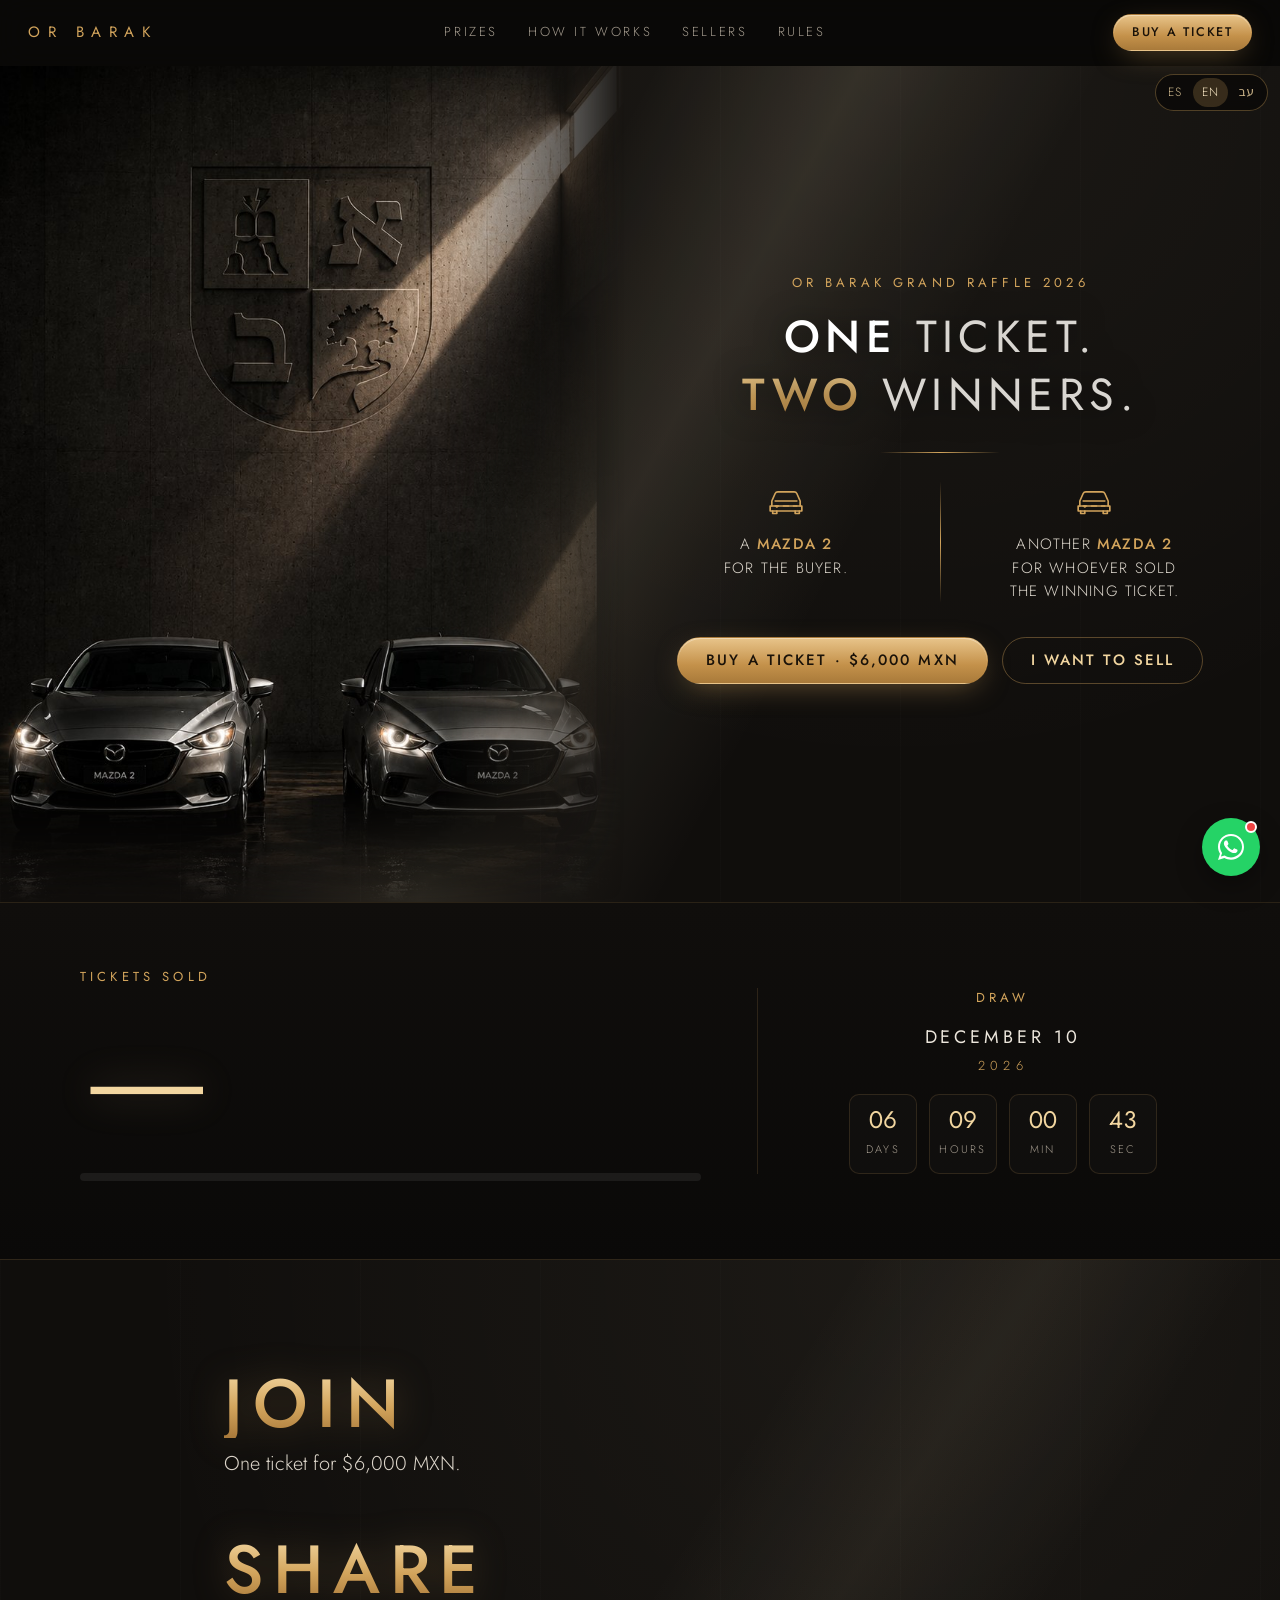
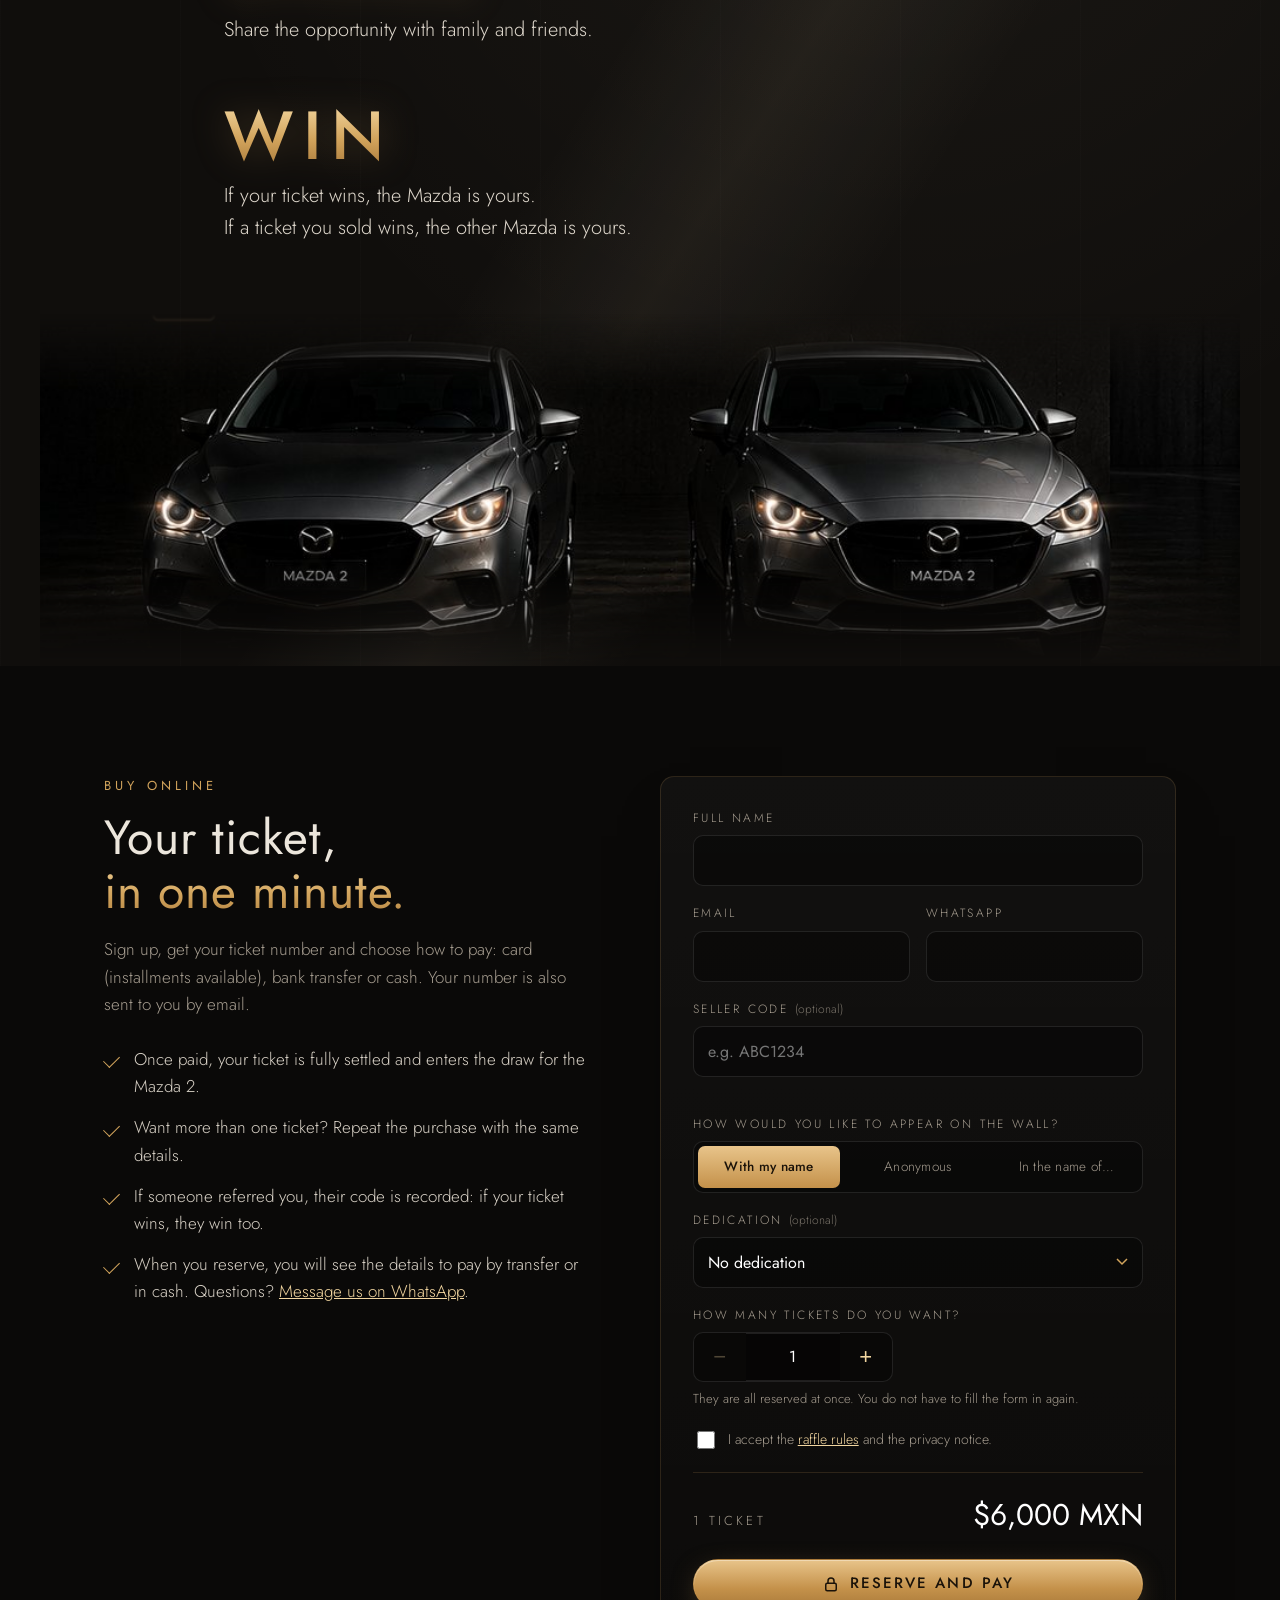
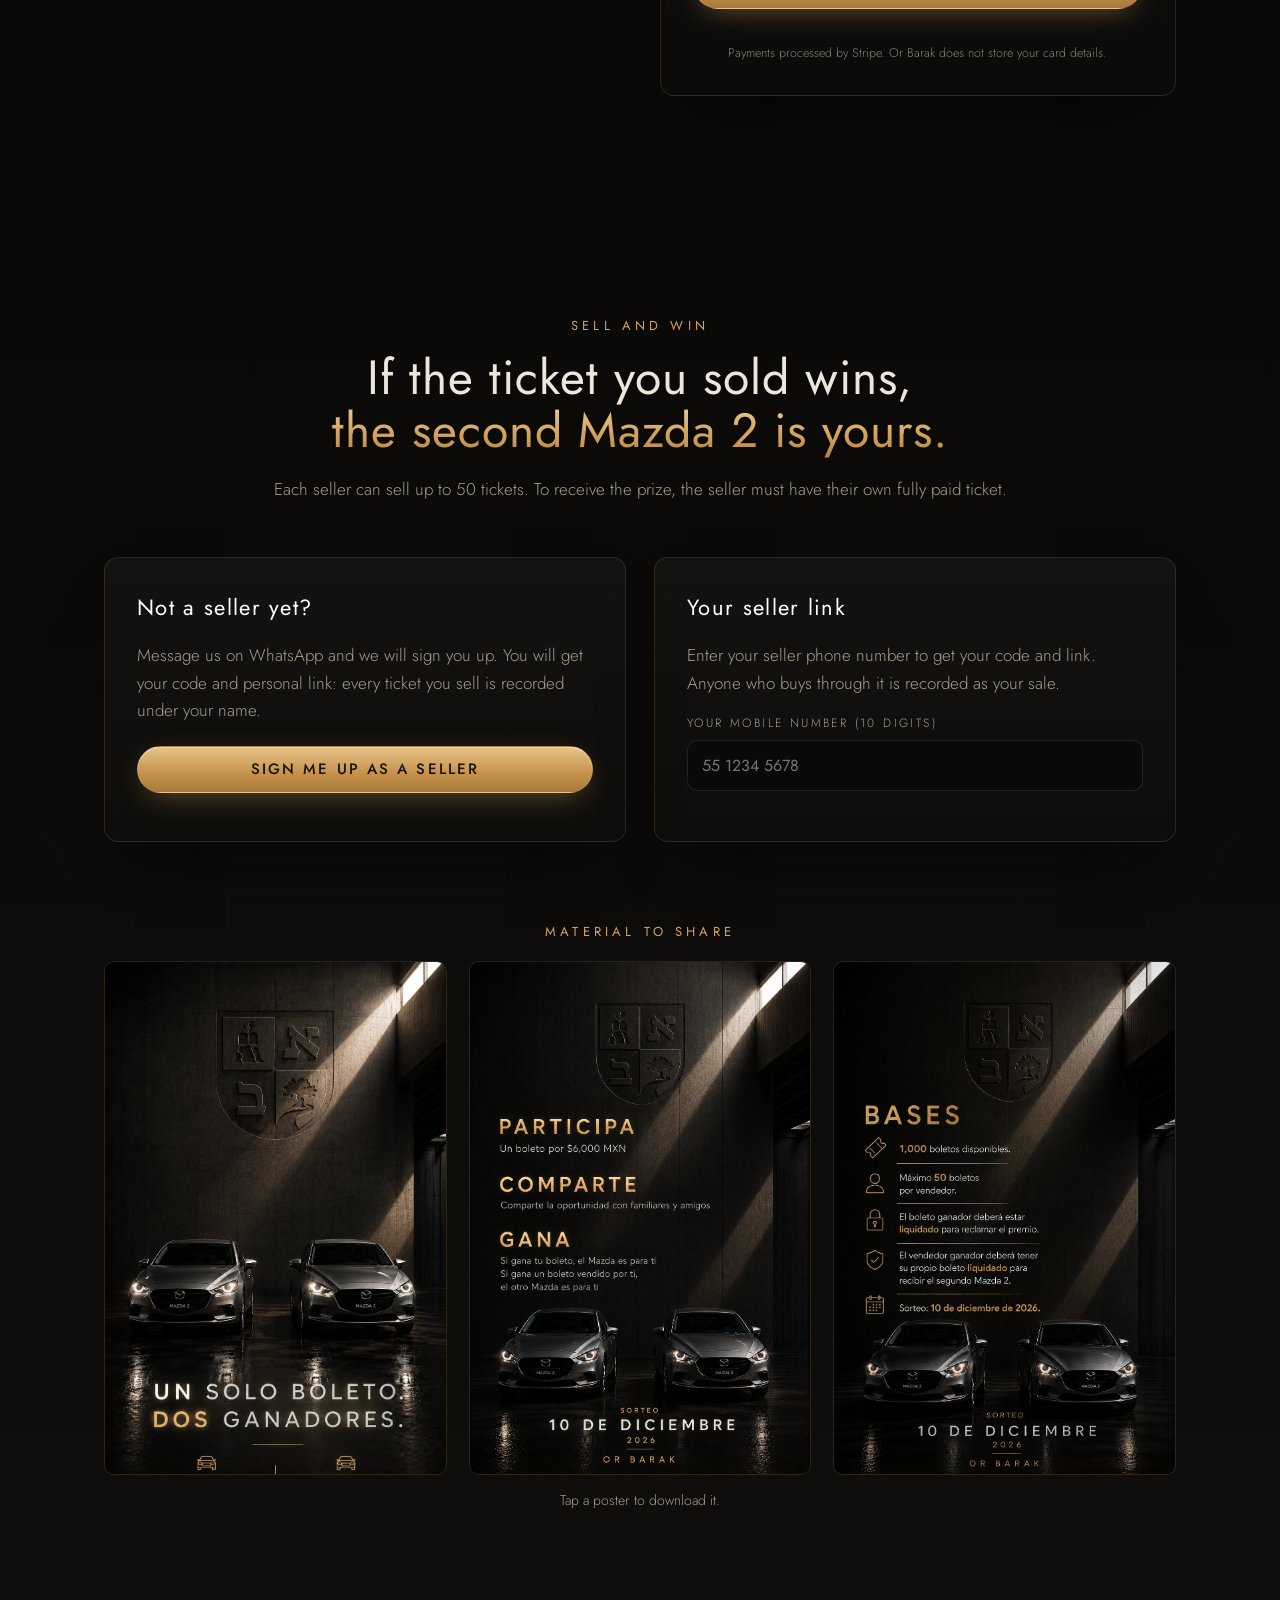
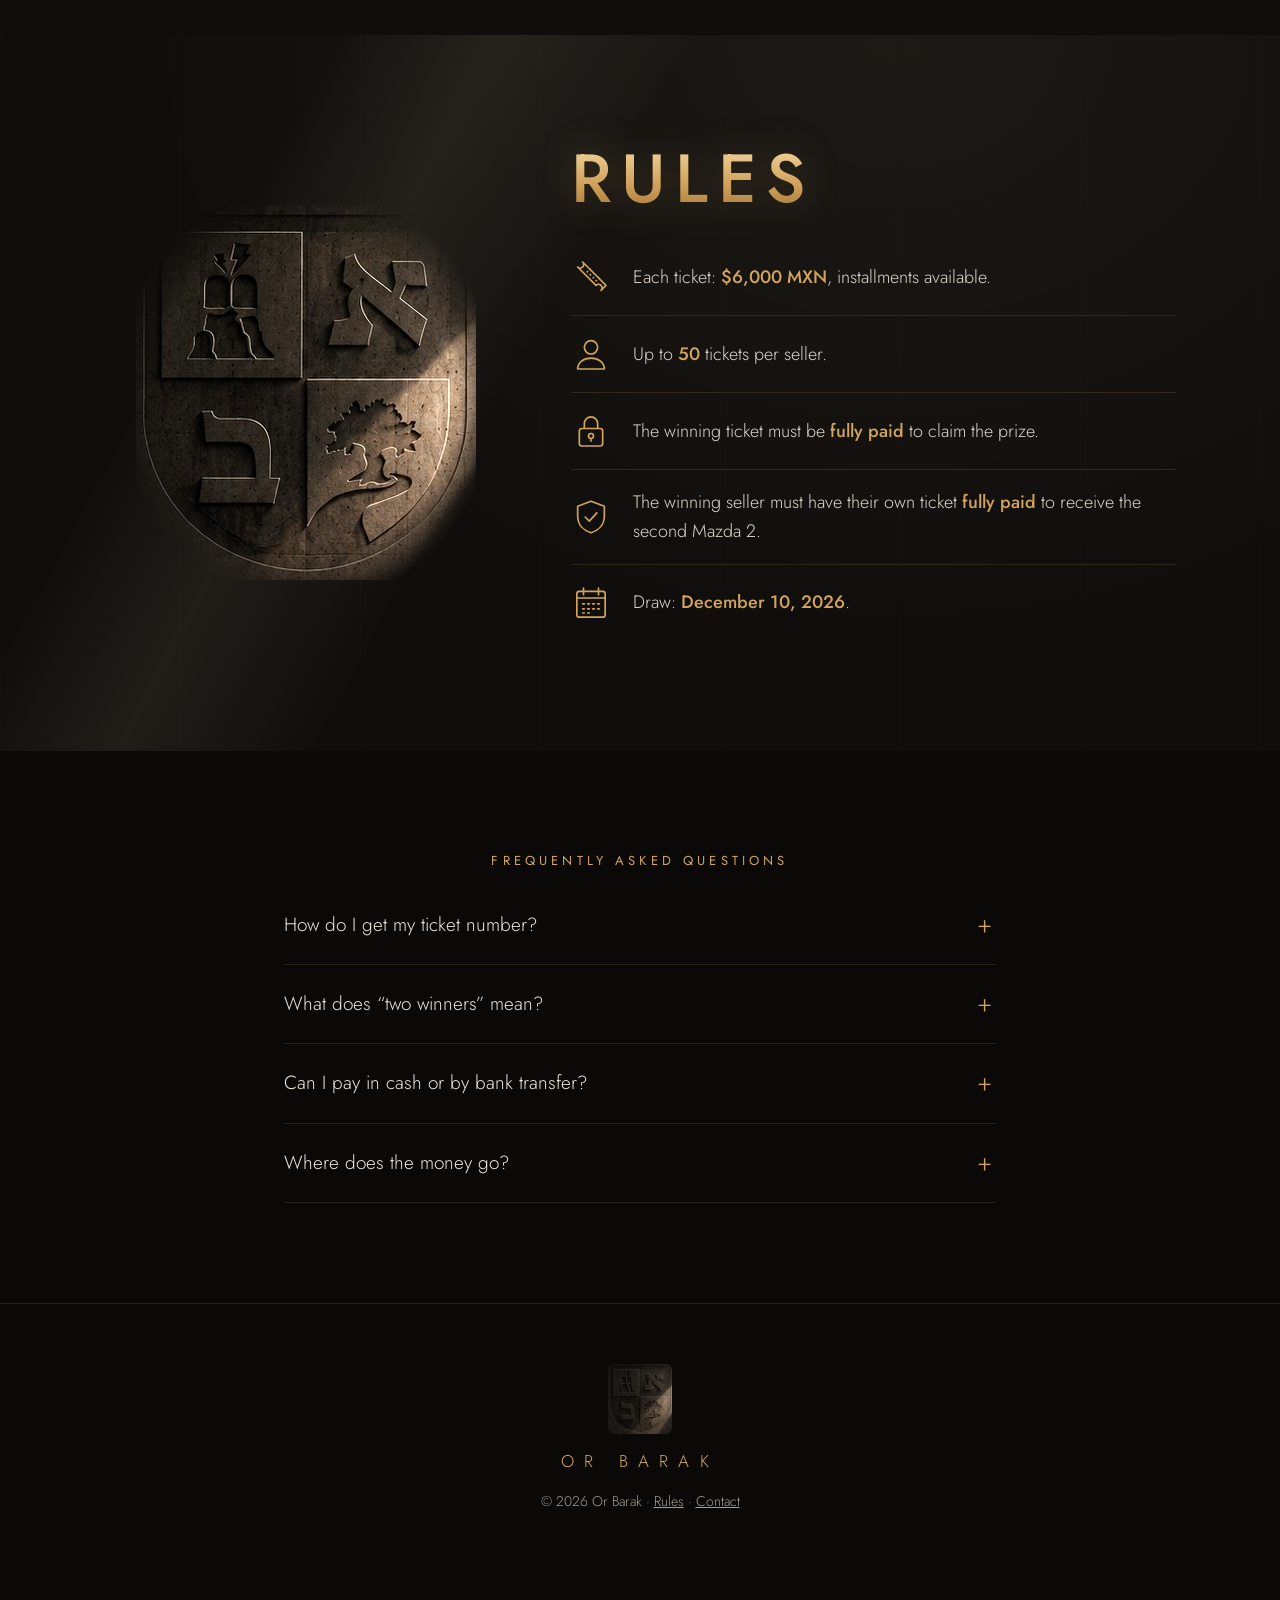
<file: index.html>
<!doctype html>
<html lang="es">
<head>
<meta charset="utf-8">
<meta name="viewport" content="width=device-width, initial-scale=1, viewport-fit=cover">
<title>Gran Rifa Or Barak 2026 · Un solo boleto. Dos ganadores.</title>
<meta name="description" content="Gran Rifa Or Barak 2026: un Mazda 2 para el comprador y otro Mazda 2 para quien vendió el boleto ganador. Boletos de $6,000 MXN. Sorteo 10 de diciembre de 2026.">
<meta name="theme-color" content="#0a0908">
<meta property="og:title" content="Un solo boleto. Dos ganadores. — Gran Rifa Or Barak 2026">
<meta property="og:description" content="Un Mazda 2 para el comprador y otro Mazda 2 para quien vendió el boleto ganador. Sorteo 10 de diciembre de 2026.">
<meta property="og:image" content="https://rifa.orbarakmx.com/assets/og-image.jpg">
<meta property="og:image:secure_url" content="https://rifa.orbarakmx.com/assets/og-image.jpg">
<meta property="og:image:type" content="image/jpeg">
<meta property="og:image:width" content="1200">
<meta property="og:image:height" content="630">
<meta property="og:image:alt" content="Un solo boleto. Dos ganadores. Gran Rifa Or Barak 2026">
<meta property="og:url" content="https://rifa.orbarakmx.com/">
<meta property="og:site_name" content="Or Barak">
<meta property="og:locale" content="es_MX">
<meta property="og:type" content="website">
<meta name="twitter:card" content="summary_large_image">
<meta name="twitter:image" content="https://rifa.orbarakmx.com/assets/og-image.jpg">
<link rel="icon" href="assets/escudo-sm.jpg">
<link rel="preconnect" href="https://fonts.googleapis.com">
<link rel="preconnect" href="https://fonts.gstatic.com" crossorigin>
<link href="https://fonts.googleapis.com/css2?family=Jost:wght@300;400;500;600&display=swap" rel="stylesheet">
<link rel="stylesheet" href="styles.css">
</head>
<body>

<div class="seller-strip" id="sellerStrip" hidden>
  Estás comprando con <strong id="sellerStripName"></strong>
  <button type="button" class="seller-x" id="sellerStripX">Quitar</button>
</div>

<header class="nav" id="nav">
  <a href="#" class="brand">OR&nbsp;BARAK</a>
  <nav class="nav-links">
    <a href="#premios">Premios</a>
    <a href="#como">Cómo funciona</a>
    <a href="#vendedores">Vendedores</a>
    <a href="#bases">Bases</a>
  </nav>
  <a href="#comprar" class="btn btn-sm">Comprar boleto</a>
</header>

<main>

<!-- ================= HERO ================= -->
<section class="hero" id="premios">
  <div class="beam" aria-hidden="true"></div>
  <div class="hero-art">
    <img src="assets/hero.jpg" alt="Escudo de Or Barak sobre muro de concreto y dos Mazda 2 iluminados" width="941" height="1120" fetchpriority="high">
  </div>
  <div class="hero-copy">
    <p class="eyebrow">Gran Rifa Or Barak 2026</p>
    <h1 class="headline">
      <span class="line"><span class="hl-white" data-i18n="hero1a">UN</span><span data-i18n="hero1b"> SOLO BOLETO.</span></span>
      <span class="line"><span class="hl-gold" data-i18n="hero2a">DOS</span><span data-i18n="hero2b"> GANADORES.</span></span>
    </h1>
    <div class="rule"></div>
    <div class="prizes">
      <div class="prize">
        <svg class="ic" viewBox="0 0 48 48"><use href="#i-car"/></svg>
        <p data-i18n-html="prize1">UN <b>MAZDA 2</b><br>PARA EL COMPRADOR.</p>
      </div>
      <div class="prize-sep"></div>
      <div class="prize">
        <svg class="ic" viewBox="0 0 48 48"><use href="#i-car"/></svg>
        <p data-i18n-html="prize2">OTRO <b>MAZDA 2</b><br>PARA QUIEN VENDIÓ<br>EL BOLETO GANADOR.</p>
      </div>
    </div>
    <div class="hero-cta">
      <a href="#comprar" class="btn">Comprar boleto · $6,000 MXN</a>
      <a href="#vendedores" class="btn btn-ghost">Quiero vender</a>
    </div>
  </div>
</section>

<!-- ================= CONTADOR ================= -->
<section class="counter reveal" id="contador">
  <div class="counter-grid">
    <div class="counter-main">
      <p class="label">Boletos vendidos</p>
      <p class="big"><span id="cSold">—</span></p>
      <div class="bar"><div class="bar-fill" id="cBar"></div></div>
      <p class="muted" id="cLeft">&nbsp;</p>
    </div>
    <div class="counter-side">
      <p class="label">Sorteo</p>
      <p class="date">10 DE DICIEMBRE</p>
      <p class="year">2026</p>
      <div class="countdown" id="countdown">
        <div><b id="cdD">00</b><span>días</span></div>
        <div><b id="cdH">00</b><span>horas</span></div>
        <div><b id="cdM">00</b><span>min</span></div>
        <div><b id="cdS">00</b><span>seg</span></div>
      </div>
    </div>
  </div>
</section>

<!-- ================= CÓMO FUNCIONA ================= -->
<section class="steps" id="como">
  <div class="beam beam-2" aria-hidden="true"></div>
  <div class="wrap">
    <div class="step reveal">
      <h2 class="gold-title">PARTICIPA</h2>
      <p>Un boleto por $6,000 MXN.</p>
    </div>
    <div class="step reveal">
      <h2 class="gold-title">COMPARTE</h2>
      <p>Comparte la oportunidad con familiares y amigos.</p>
    </div>
    <div class="step reveal">
      <h2 class="gold-title">GANA</h2>
      <p>Si gana tu boleto, el Mazda es para ti.<br>Si gana un boleto vendido por ti, el otro Mazda es para ti.</p>
    </div>
  </div>
  <img class="cars-strip" src="assets/autos.jpg" alt="Dos Mazda 2" loading="lazy" width="1023" height="300">
</section>

<!-- ================= COMPRAR ================= -->
<section class="buy" id="comprar">
  <div class="wrap buy-grid">
    <div class="buy-intro reveal">
      <p class="eyebrow">Compra en línea</p>
      <h2 class="section-title">Tu boleto,<br><span class="g">en un minuto.</span></h2>
      <p class="muted">Te registras, se te asigna tu número de boleto y eliges cómo pagar: tarjeta (con opción a meses), transferencia o efectivo. Tu número también te llega por correo.</p>
      <ul class="checks">
        <li>Al pagar, tu boleto queda liquidado y participa por el Mazda 2.</li>
        <li>¿Quieres más de un boleto? Repite la compra con tus mismos datos.</li>
        <li>Si alguien te recomendó, su código queda registrado: si tu boleto gana, él también.</li>
        <li>Al apartar ves los datos para pagar por transferencia o en efectivo. ¿Dudas? <a href="#" id="waTransfer" target="_blank" rel="noopener">Escríbenos por WhatsApp</a>.</li>
      </ul>
    </div>

    <form class="card buy-form reveal" id="buyForm" novalidate>
      <div class="field">
        <label for="fNombre">Nombre completo</label>
        <input id="fNombre" name="nombre" autocomplete="name" required>
      </div>
      <div class="field-row">
        <div class="field">
          <label for="fCorreo">Correo</label>
          <input id="fCorreo" name="correo" type="email" autocomplete="email" required>
        </div>
        <div class="field">
          <label for="fTel">WhatsApp</label>
          <input id="fTel" name="telefono" type="tel" autocomplete="tel" inputmode="tel" required>
        </div>
      </div>
      <div class="field">
        <label for="fVend">Código de vendedor <span class="opt">(opcional)</span></label>
        <input id="fVend" name="vendedor" autocapitalize="characters" spellcheck="false" placeholder="Ej. ABC1234">
        <p class="hint" id="vendHint"></p>
      </div>
      <div class="field">
        <label>¿Cómo quieres aparecer en el muro?</label>
        <div class="seg" id="modoSeg" role="radiogroup">
          <label><input type="radio" name="modo" value="nombre" checked><span>Con mi nombre</span></label>
          <label><input type="radio" name="modo" value="anonimo"><span>Anónimo</span></label>
          <label><input type="radio" name="modo" value="otro"><span>A nombre de…</span></label>
        </div>
        <input id="fANombre" name="aNombre" maxlength="60" placeholder="Nombre de la persona o familia" hidden>
      </div>
      <div class="field">
        <label for="fDedTipo">Dedicatoria <span class="opt">(opcional)</span></label>
        <select id="fDedTipo" name="dedTipo">
          <option value="">Sin dedicatoria</option>
          <option>Leilui Nishmat</option>
          <option>Refuá Shelemá</option>
          <option>Hatzlajá</option>
          <option>Zivug Hagún</option>
          <option>En honor de</option>
          <option value="Otra">Otra…</option>
        </select>
        <input id="fDedTexto" name="dedTexto" maxlength="90" placeholder="Ej. Moshe ben Sara" hidden>
      </div>
      <input type="text" id="fHp" name="web_hp" tabindex="-1" autocomplete="off" aria-hidden="true" style="position:absolute;left:0;top:0;height:0;width:0;opacity:0;overflow:hidden;clip:rect(0 0 0 0);pointer-events:none">
      <div class="field">
        <label for="fCant">¿Cuántos boletos quieres?</label>
        <div class="qty">
          <button type="button" class="qty-btn" id="qMenos" aria-label="Un boleto menos">−</button>
          <input id="fCant" name="cantidad" type="number" min="1" max="10" value="1" step="1" inputmode="numeric">
          <button type="button" class="qty-btn" id="qMas" aria-label="Un boleto más">+</button>
        </div>
        <p class="hint">Se apartan todos de una vez. No tienes que volver a llenar nada.</p>
      </div>
      <label class="consent">
        <input type="checkbox" id="fAcepto" required>
        <span>Acepto las <a href="#bases">bases del sorteo</a> y el aviso de privacidad.</span>
      </label>
      <div class="total">
        <span id="totalLbl">1 boleto</span>
        <b id="totalVal">$6,000 MXN</b>
      </div>
      <button class="btn btn-block" id="payBtn" type="submit">
        <svg viewBox="0 0 24 24" class="lock"><use href="#i-lock-s"/></svg>
        Apartar y pagar
      </button>
      <p class="form-msg" id="formMsg" role="alert"></p>
      <p class="secure">Pagos procesados por Stripe. Or Barak no almacena datos de tu tarjeta.</p>
    </form>
  </div>
</section>

<!-- ================= MURO ================= -->
<section class="wall" id="muro" hidden>
  <div class="wrap">
    <div class="wall-head reveal in">
      <p class="eyebrow center">Muro de participantes</p>
      <h2 class="section-title center">Gracias a quienes <span class="g">ya participan</span></h2>
      <p class="muted center" id="wallCount"></p>
    </div>
    <div class="wall-grid" id="wallGrid"></div>
    <div class="center"><button class="btn btn-ghost btn-sm" id="wallMore" type="button" hidden>Ver más</button></div>
  </div>
</section>

<!-- ================= VENDEDORES ================= -->
<section class="sellers" id="vendedores">
  <div class="wrap">
    <div class="sellers-head reveal">
      <p class="eyebrow">Vende y gana</p>
      <h2 class="section-title">Si el boleto que vendiste gana,<br><span class="g">el segundo Mazda 2 es tuyo.</span></h2>
      <p class="muted">Cada vendedor puede vender hasta 50 boletos. Para recibir el premio, el vendedor debe tener su propio boleto liquidado.</p>
    </div>

    <div class="sellers-grid">
      <div class="card reveal">
        <h3 class="card-title">¿Aún no eres vendedor?</h3>
        <p class="muted">Escríbenos por WhatsApp y te damos de alta. Recibirás tu código y tu link personal: cada boleto que vendas queda a tu nombre.</p>
        <div class="btn-col">
          <a class="btn" id="btnRegistro" href="#" target="_blank" rel="noopener">Registrarme como vendedor</a>
        </div>
      </div>

      <div class="card reveal">
        <h3 class="card-title">Tu link de vendedor</h3>
        <p class="muted">Escribe tu celular de vendedor y obtén tu código y tu link. Quien compre desde ahí queda registrado como venta tuya.</p>
        <div class="field">
          <label for="sCel">Tu celular (10 dígitos)</label>
          <input id="sCel" type="tel" inputmode="numeric" autocomplete="tel" placeholder="55 1234 5678">
        </div>
        <div class="seller-out" id="sellerOut" hidden>
          <p class="seller-name" id="sName"></p>
          <p class="muted small" id="sCodeTxt"></p>
          <div class="seller-progress" id="sProgWrap" hidden>
            <div class="bar"><div class="bar-fill" id="sBar"></div></div>
            <p class="muted small" id="sCount"></p>
          </div>
          <div class="linkbox"><span id="sLink"></span></div>
          <div class="btn-row">
            <button class="btn btn-sm" id="sCopy" type="button">Copiar link</button>
            <a class="btn btn-sm btn-ghost" id="sWa" target="_blank" rel="noopener">Compartir por WhatsApp</a>
          </div>
        </div>
      </div>
    </div>

    <div class="posters reveal">
      <p class="label center">Material para compartir</p>
      <div class="poster-row">
        <a href="assets/poster-1.jpg" download="rifa-or-barak-1.jpg"><img src="assets/poster-1.jpg" alt="Poster: Un solo boleto, dos ganadores" loading="lazy"></a>
        <a href="assets/poster-2.jpg" download="rifa-or-barak-2.jpg"><img src="assets/poster-2.jpg" alt="Poster: Participa, comparte, gana" loading="lazy"></a>
        <a href="assets/poster-3.jpg" download="rifa-or-barak-3.jpg"><img src="assets/poster-3.jpg" alt="Poster: Bases" loading="lazy"></a>
      </div>
      <p class="muted small center">Toca un poster para descargarlo.</p>
    </div>
  </div>
</section>

<!-- ================= BASES ================= -->
<section class="bases" id="bases">
  <div class="beam beam-3" aria-hidden="true"></div>
  <div class="wrap bases-grid">
    <div class="reveal">
      <img class="shield" src="assets/escudo.jpg" alt="Escudo de Or Barak" loading="lazy">
    </div>
    <div class="reveal">
      <h2 class="gold-title">BASES</h2>
      <ul class="bases-list">
        <li><svg class="ic" viewBox="0 0 48 48"><use href="#i-ticket"/></svg><span>Cada boleto: <b>$6,000 MXN</b>, con opción a meses.</span></li>
        <li><svg class="ic" viewBox="0 0 48 48"><use href="#i-user"/></svg><span>Máximo <b>50</b> boletos por vendedor.</span></li>
        <li><svg class="ic" viewBox="0 0 48 48"><use href="#i-lock"/></svg><span>El boleto ganador deberá estar <b>liquidado</b> para reclamar el premio.</span></li>
        <li><svg class="ic" viewBox="0 0 48 48"><use href="#i-shield"/></svg><span>El vendedor ganador deberá tener su propio boleto <b>liquidado</b> para recibir el segundo Mazda 2.</span></li>
        <li><svg class="ic" viewBox="0 0 48 48"><use href="#i-cal"/></svg><span>Sorteo: <b>10 de diciembre de 2026</b>.</span></li>
      </ul>
      <a class="text-link" id="basesLink" href="#" target="_blank" rel="noopener" hidden>Leer bases completas →</a>
    </div>
  </div>
</section>

<!-- ================= FAQ ================= -->
<section class="faq" id="faq">
  <div class="wrap narrow">
    <p class="eyebrow center">Preguntas frecuentes</p>
    <details class="reveal"><summary>¿Cómo recibo mi número de boleto?</summary>
      <p>En cuanto te registras se te asigna tu número, lo ves en pantalla y te llega por correo con tu liga de pago. Al pagar recibes la confirmación. Si no lo encuentras, <a href="#" class="js-consulta">consulta tus boletos aquí</a>.</p></details>
    <details class="reveal"><summary>¿Qué significa “dos ganadores”?</summary>
      <p>Se sortea un solo boleto. Quien lo compró gana un Mazda 2, y la persona que se lo vendió gana otro Mazda 2.</p></details>
    <details class="reveal"><summary>¿Puedo pagar en efectivo o por transferencia?</summary>
      <p>Sí. Al apartar tu boleto te mostramos los datos para transferir. Para pagar en efectivo, entrégalo a tu vendedor o <a href="#" class="js-wa" target="_blank" rel="noopener">escríbenos por WhatsApp</a>. Los comprobantes de transferencia se envían a <span class="js-mail"></span>.</p></details>
    <details class="reveal"><summary>¿Cuál es el destino de lo recaudado?</summary>
      <p>Lo recaudado apoya a Or Barak, institución educativa para alumnos de secundaria y preparatoria que necesitan una escuela diferente.</p></details>
  </div>
</section>

</main>

<footer class="footer">
  <img src="assets/escudo-sm.jpg" alt="" class="footer-shield">
  <p class="footer-brand">OR&nbsp;BARAK</p>
  <p class="muted small" id="permiso"></p>
  <p class="muted small">© 2026 Or Barak · <a href="#bases">Bases</a> · <a href="#" class="js-wa" target="_blank" rel="noopener">Contacto</a></p>
</footer>

<a href="#comprar" class="float-cta" id="floatCta">Comprar boleto</a>

<!-- Íconos -->
<svg width="0" height="0" style="position:absolute" aria-hidden="true">
  <defs>
    <symbol id="i-car" viewBox="0 0 48 48"><g fill="none" stroke="currentColor" stroke-width="2" stroke-linejoin="round" stroke-linecap="round"><path d="M7 30v-6l4-9c.6-1.3 1.8-2 3.2-2h19.6c1.4 0 2.6.7 3.2 2l4 9v6"/><path d="M5 30h38v6H5z"/><path d="M11 24h26"/><path d="M8 36v3h5v-3M35 36v3h5v-3"/><circle cx="13" cy="30.5" r="0.5"/><path d="M11 30h4M33 30h4M21 30h6"/></g></symbol>
    <symbol id="i-ticket" viewBox="0 0 48 48"><g fill="none" stroke="currentColor" stroke-width="2" stroke-linejoin="round"><path d="M14 6l28 28-6 6a4 4 0 0 0-6-6L8 12a4 4 0 0 0 6-6z" transform="rotate(0)"/><path d="M19 17l12 12M22 14l3 3M33 25l3 3" stroke-dasharray="2 3"/></g></symbol>
    <symbol id="i-user" viewBox="0 0 48 48"><g fill="none" stroke="currentColor" stroke-width="2"><circle cx="24" cy="16" r="8"/><path d="M8 42c0-8 7-13 16-13s16 5 16 13z" stroke-linejoin="round"/></g></symbol>
    <symbol id="i-lock" viewBox="0 0 48 48"><g fill="none" stroke="currentColor" stroke-width="2" stroke-linejoin="round"><rect x="10" y="21" width="28" height="21" rx="3"/><path d="M16 21v-6a8 8 0 0 1 16 0v6"/><circle cx="24" cy="30" r="3"/><path d="M24 33v4"/></g></symbol>
    <symbol id="i-shield" viewBox="0 0 48 48"><g fill="none" stroke="currentColor" stroke-width="2" stroke-linejoin="round" stroke-linecap="round"><path d="M24 5l16 6v12c0 10-7 17-16 20C15 40 8 33 8 23V11z"/><path d="M17 24l5 5 9-10"/></g></symbol>
    <symbol id="i-cal" viewBox="0 0 48 48"><g fill="none" stroke="currentColor" stroke-width="2" stroke-linejoin="round" stroke-linecap="round"><rect x="7" y="10" width="34" height="31" rx="3"/><path d="M7 18h34M15 6v8M33 6v8"/><path d="M14 25h2M20 25h2M26 25h2M32 25h2M14 31h2M20 31h2M26 31h2M32 31h2M14 36h2M20 36h2"/></g></symbol>
    <symbol id="i-lock-s" viewBox="0 0 24 24"><g fill="none" stroke="currentColor" stroke-width="2" stroke-linejoin="round"><rect x="5" y="11" width="14" height="10" rx="2"/><path d="M8 11V8a4 4 0 0 1 8 0v3"/></g></symbol>
  </defs>
</svg>

<script src="config.js"></script>
<script src="i18n.js"></script>
<script src="app.js?v=20261126b"></script>
<script src="whatsapp-chat.js"></script>
<!-- Cloudflare Web Analytics --><script defer src='https://static.cloudflareinsights.com/beacon.min.js' data-cf-beacon='{"token": "56f4555a49fc4941a8de00b88203edea"}'></script><!-- End Cloudflare Web Analytics -->
</body>
</html>
</file>
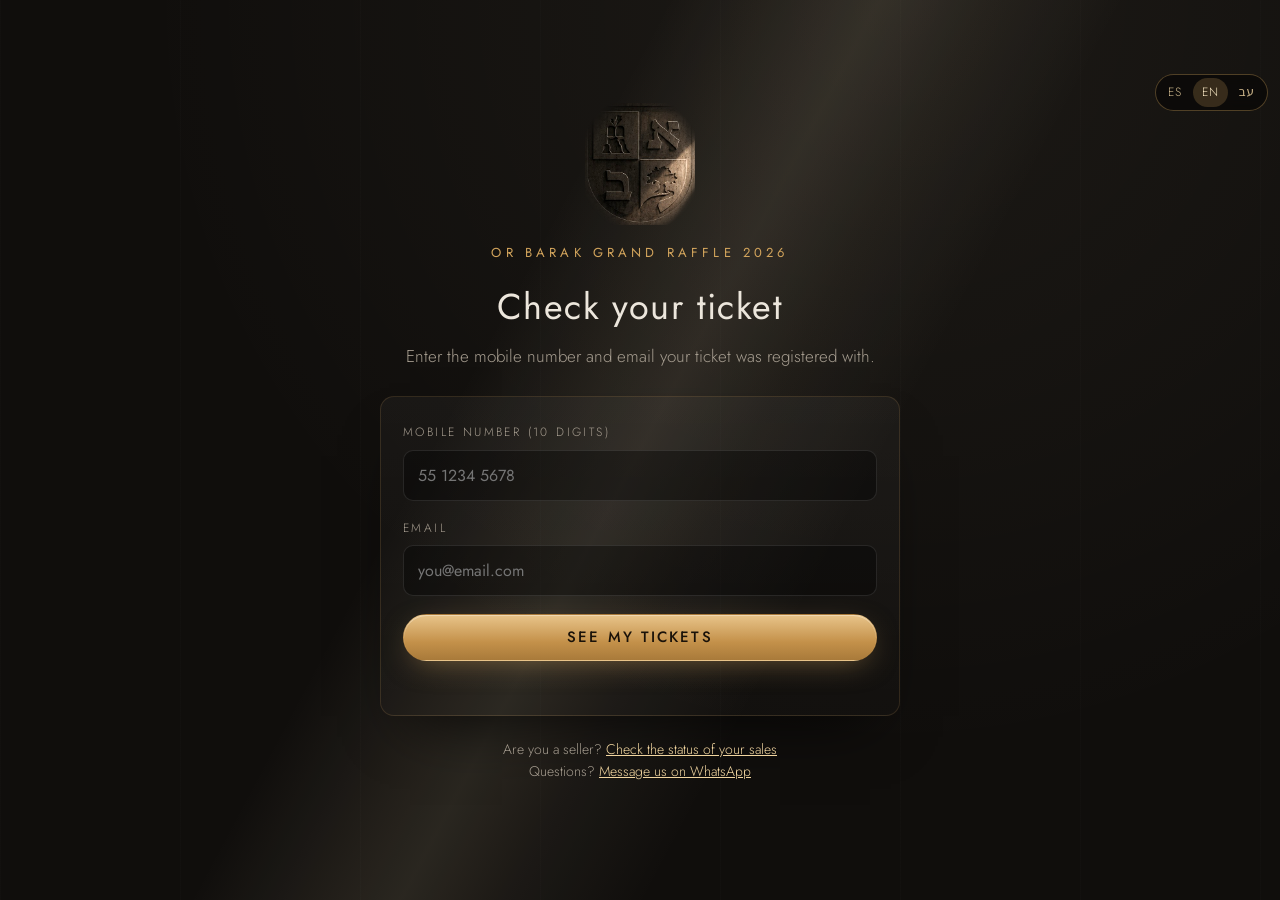
<file: consulta/index.html>
<!doctype html>
<html lang="es">
<head>
<meta charset="utf-8">
<meta name="viewport" content="width=device-width, initial-scale=1, viewport-fit=cover">
<title>Verifica tu boleto · Gran Rifa Or Barak 2026</title>
<meta name="robots" content="noindex">
<meta name="theme-color" content="#0a0908">
<link rel="icon" href="../assets/escudo-sm.jpg">
<link rel="preconnect" href="https://fonts.googleapis.com">
<link rel="preconnect" href="https://fonts.gstatic.com" crossorigin>
<link href="https://fonts.googleapis.com/css2?family=Jost:wght@300;400;500;600&display=swap" rel="stylesheet">
<link rel="stylesheet" href="../styles.css">
<style>
  .mw{min-height:100vh;display:flex;align-items:center;justify-content:center;padding:50px 18px}
  .mw-in{max-width:520px;width:100%}
  .mw .shield{max-width:110px;margin:0 auto 18px;display:block}
  .mw h1{font-weight:400;font-size:clamp(26px,6vw,36px);letter-spacing:.04em;margin:0 0 8px;text-align:center}
  .mw .lead{text-align:center;color:var(--muted);margin:0 0 26px}
  .mw .card{padding:26px 22px}
  .tk{border:1px solid var(--line);border-radius:14px;padding:18px;margin-top:14px}
  .tk-top{display:flex;justify-content:space-between;align-items:baseline;gap:10px}
  .tk-folio{font-size:30px;font-weight:500;letter-spacing:.06em;color:var(--gold-hi)}
  .tk-est{font-size:12px;letter-spacing:.18em;text-transform:uppercase;padding:5px 12px;border-radius:999px;border:1px solid var(--line)}
  .tk-est.pagado{color:#8fe0a8;border-color:#2f6b43}
  .tk-est.pend{color:#f2c879;border-color:#7a5a22}
  .tk-row{display:flex;justify-content:space-between;color:var(--muted);font-size:15px;margin-top:8px}
  .tk-row b{color:var(--text,#f4efe6);font-weight:500}
  .tk .btn-col{margin-top:14px}
  .small{font-size:14px;color:var(--muted);text-align:center;margin-top:22px}
  .small a{color:var(--gold-hi)}
</style>
</head>
<body>
<section class="mw hero">
  <div class="beam" aria-hidden="true"></div>
  <div class="mw-in">
    <a href="../"><img class="shield" src="../assets/escudo.jpg" alt="Escudo de Or Barak"></a>
    <p class="eyebrow center">Gran Rifa Or Barak 2026</p>
    <h1>Verifica tu boleto</h1>
    <p class="lead" id="lead">Escribe el celular y el correo con los que se registró tu boleto.</p>

    <form class="card" id="f" novalidate>
      <div class="field">
        <label for="cel">Celular (10 dígitos)</label>
        <input id="cel" type="tel" inputmode="numeric" autocomplete="tel" placeholder="55 1234 5678" required>
      </div>
      <div class="field">
        <label for="correo">Correo</label>
        <input id="correo" type="email" autocomplete="email" placeholder="tu@correo.com" required>
      </div>
      <button class="btn btn-block" id="b" type="submit">Ver mis boletos</button>
      <p class="form-msg" id="msg" role="alert"></p>
    </form>

    <div id="res" hidden></div>

    <p class="small">¿Eres vendedor? <a href="https://docs.google.com/forms/d/e/1FAIpQLSdnz5bh7ertQAeIz10DuSGakSOnmxBPM-O-0UwEuT2akRefwQ/viewform" target="_blank" rel="noopener">Consulta el estado de tus ventas</a><br>
    ¿Dudas? <a id="wa" href="#" target="_blank" rel="noopener">Escríbenos por WhatsApp</a></p>
  </div>
</section>
<script src="../config.js"></script>
<script src="../i18n.js"></script>
<script>
(function () {
  const C = window.RIFA || {};
  const T = window.T || ((s, v) => { let o = s; if (v) Object.keys(v).forEach((k) => { o = o.split('{' + k + '}').join(v[k]); }); return o; });
  const API = C.API_URL;
  document.getElementById('wa').href = 'https://wa.me/' + (C.WHATSAPP || '526572871690') + '?text=' + encodeURIComponent(T('Hola, tengo una duda sobre mi boleto de la Gran Rifa Or Barak 2026.'));
  const $ = (id) => document.getElementById(id);
  const money = (n) => '$' + Number(n || 0).toLocaleString('es-MX');
  const esc = (s) => String(s == null ? '' : s).replace(/[&<>"']/g, (c) => ({ '&': '&amp;', '<': '&lt;', '>': '&gt;', '"': '&quot;', "'": '&#39;' }[c]));
  try { const g = JSON.parse(localStorage.getItem('rifa_consulta') || '{}'); if (g.cel) $('cel').value = g.cel; if (g.correo) $('correo').value = g.correo; } catch (e) {}

  $('f').addEventListener('submit', async (ev) => {
    ev.preventDefault();
    const cel = $('cel').value.replace(/\D/g, '').slice(-10);
    const correo = $('correo').value.trim().toLowerCase();
    $('msg').textContent = '';
    if (cel.length !== 10) { $('msg').textContent = T('Escribe tu celular a 10 dígitos.'); return; }
    if (!/^[^\s@]+@[^\s@]+\.[^\s@]{2,}$/.test(correo)) { $('msg').textContent = T('Escribe tu correo.'); return; }
    $('b').disabled = true; $('b').textContent = T('Buscando…');
    try {
      const q = new URLSearchParams({ accion: 'web', op: 'misboletos', cel: cel, correo: correo });
      const r = await (await fetch(API + '?' + q.toString())).json();
      if (!r.ok) { $('msg').textContent = r.error || T('No se pudo consultar. Intenta de nuevo.'); return; }
      try { localStorage.setItem('rifa_consulta', JSON.stringify({ cel: cel, correo: correo })); } catch (e) {}
      render(r);
    } catch (e) {
      $('msg').textContent = T('No se pudo conectar. Revisa tu internet e intenta de nuevo.');
    } finally {
      $('b').disabled = false; $('b').textContent = T('Ver mis boletos');
    }
  });

  function render(r) {
    $('f').hidden = true;
    const bs = r.boletos || [];
    $('lead').textContent = bs.length
      ? (r.nombre ? T('Hola {n}, ', { n: r.nombre }) : '') + (bs.length === 1 ? T('este es tu boleto.') : T('estos son tus {n} boletos.', { n: bs.length }))
      : T('Tus datos están registrados, pero todavía no tienes boletos asignados. Si acabas de comprar, espera unos minutos o escríbenos.');
    let h = '';
    bs.forEach((b) => {
      const pagado = b.estado === 'Pagado' || b.estado === 'Ganador';
      h += '<div class="tk card">' +
        '<div class="tk-top"><div><div class="eyebrow" style="margin:0 0 2px">' + T('Folio') + '</div><div class="tk-folio">' + esc(b.folio) + '</div></div>' +
        '<span class="tk-est ' + (pagado ? 'pagado' : 'pend') + '">' + esc(T(b.estado === 'Vendido' ? 'Pago pendiente' : b.estado)) + '</span></div>' +
        '<div class="tk-row"><span>' + T('Pagado') + '</span><b>' + T('{a} de {b}', { a: money(b.pagado), b: money(b.precio) }) + '</b></div>' +
        (b.saldo > 0 ? '<div class="tk-row"><span>' + T('Por pagar') + '</span><b>' + money(b.saldo) + '</b></div>' : '') +
        (b.vendedor ? '<div class="tk-row"><span>' + T('Vendedor') + '</span><b>' + esc(b.vendedor) + '</b></div>' : '') +
        '<div class="btn-col">' +
        (b.pagoUrl ? '<a class="btn btn-block" href="' + esc(b.pagoUrl) + '">' + T('Pagar {m}', { m: money(b.saldo) }) + '</a>' : '') +
        (b.muroUrl ? '<a class="btn btn-ghost btn-block btn-sm" href="' + esc(b.muroUrl) + '">' + T('Elegir cómo aparezco en el muro') + '</a>' : '') +
        '</div></div>';
    });
    h += '<p class="small"><a href="#" id="otra">' + T('Consultar con otros datos') + '</a> · ' + T('Sorteo: 10 de diciembre de 2026') + '</p>';
    $('res').innerHTML = h; $('res').hidden = false;
    $('otra').addEventListener('click', (e) => { e.preventDefault(); $('res').hidden = true; $('f').hidden = false; $('lead').textContent = T('Escribe el celular y el correo con los que se registró tu boleto.'); });
  }
})();
</script>
<!-- Cloudflare Web Analytics --><script defer src='https://static.cloudflareinsights.com/beacon.min.js' data-cf-beacon='{"token": "56f4555a49fc4941a8de00b88203edea"}'></script><!-- End Cloudflare Web Analytics -->
</body>
</html>
</file>
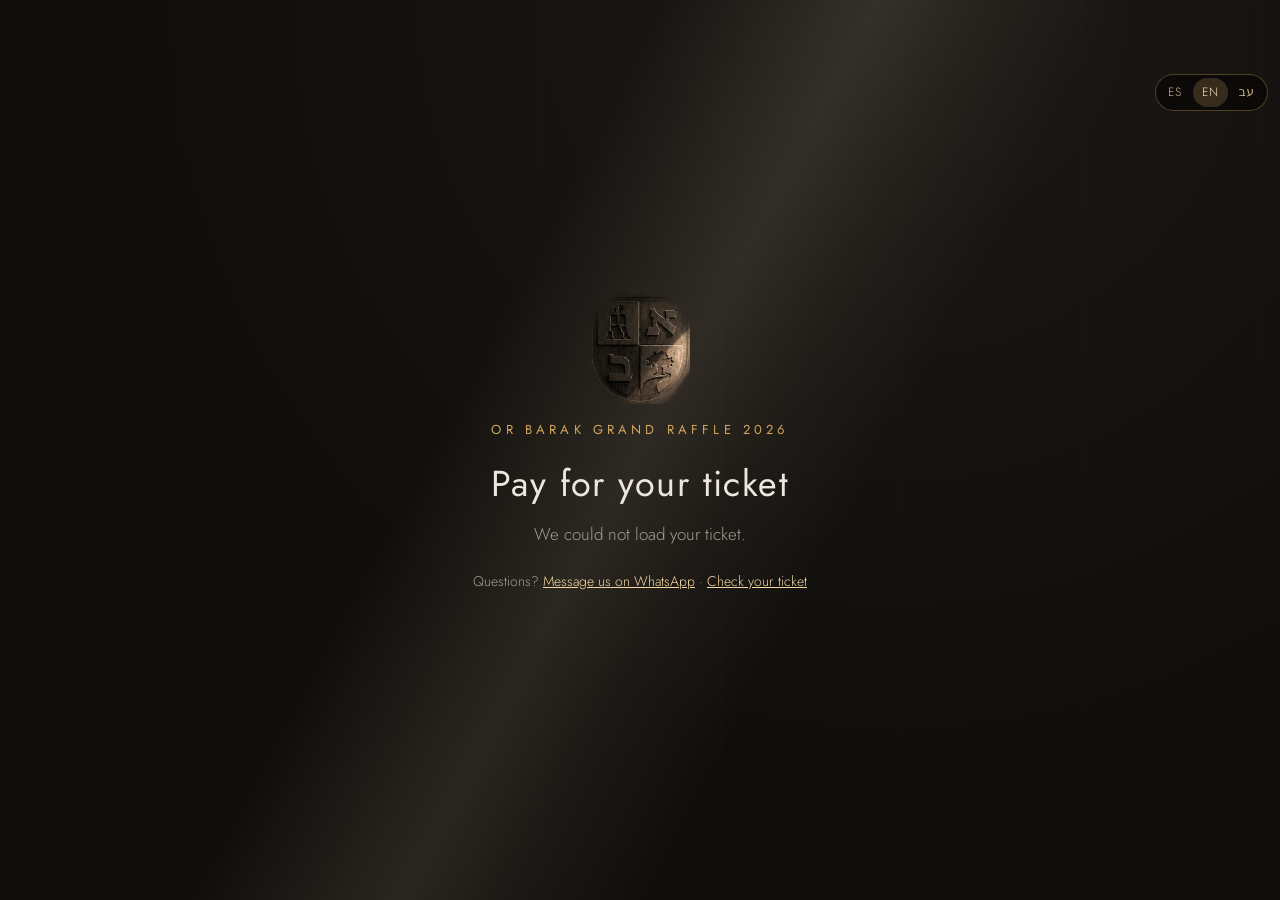
<file: pagar/index.html>
<!doctype html>
<html lang="es">
<head>
<meta charset="utf-8">
<meta name="viewport" content="width=device-width, initial-scale=1, viewport-fit=cover">
<title>Paga tu boleto · Gran Rifa Or Barak 2026</title>
<meta name="robots" content="noindex">
<meta name="theme-color" content="#0a0908">
<link rel="icon" href="../assets/escudo-sm.jpg">
<link rel="preconnect" href="https://fonts.googleapis.com">
<link rel="preconnect" href="https://fonts.gstatic.com" crossorigin>
<link href="https://fonts.googleapis.com/css2?family=Jost:wght@300;400;500;600&display=swap" rel="stylesheet">
<link rel="stylesheet" href="../styles.css">
<style>
  .mw{min-height:100vh;display:flex;align-items:center;justify-content:center;padding:50px 18px}
  .mw-in{max-width:540px;width:100%}
  .mw .shield{max-width:100px;margin:0 auto 16px;display:block}
  .mw h1{font-weight:400;font-size:clamp(26px,6vw,36px);letter-spacing:.04em;margin:0 0 8px;text-align:center}
  .mw .lead{text-align:center;color:var(--muted);margin:0 0 22px}
  .sum{display:flex;justify-content:space-between;align-items:center;gap:12px;padding:18px 22px}
  .sum .fol{font-size:30px;font-weight:500;letter-spacing:.06em;color:var(--gold-hi)}
  .sum .amt{text-align:right}
  .sum .amt b{display:block;font-size:26px;font-weight:500}
  .opt{margin-top:14px;padding:20px 22px}
  .opt h2{font-size:15px;letter-spacing:.24em;text-transform:uppercase;color:var(--gold);font-weight:500;margin:0 0 8px}
  .opt p{margin:0 0 12px;color:var(--muted);font-size:15.5px}
  .dato{display:flex;justify-content:space-between;align-items:center;gap:10px;border-top:1px solid var(--line);padding:10px 0}
  .dato span{color:var(--muted);font-size:14px}
  .dato b{font-weight:500;font-size:16.5px;word-break:break-all;text-align:right}
  .copy{background:none;border:1px solid var(--line);color:var(--gold-hi);border-radius:999px;padding:6px 12px;font:inherit;font-size:12.5px;cursor:pointer;flex-shrink:0}
  .copy:hover{background:rgba(210,164,92,.08)}
  .small{font-size:14px;color:var(--muted);text-align:center;margin-top:22px}
  .small a{color:var(--gold-hi)}
  .paid{text-align:center;padding:26px 22px}
  .paid .big{font-size:44px;color:var(--gold)}
</style>
</head>
<body>
<section class="mw hero">
  <div class="beam" aria-hidden="true"></div>
  <div class="mw-in">
    <a href="../"><img class="shield" src="../assets/escudo.jpg" alt="Escudo de Or Barak"></a>
    <p class="eyebrow center">Gran Rifa Or Barak 2026</p>
    <h1>Paga tu boleto</h1>
    <p class="lead" id="lead">Cargando…</p>
    <div id="app" hidden></div>
    <p class="small">¿Dudas? <a id="wa" href="#" target="_blank" rel="noopener">Escríbenos por WhatsApp</a> · <a href="../consulta/">Verifica tu boleto</a></p>
  </div>
</section>
<script src="../config.js"></script>
<script src="../i18n.js"></script>
<script>
(function () {
  const C = window.RIFA || {};
  const T = window.T || ((s, v) => { let o = s; if (v) Object.keys(v).forEach((k) => { o = o.split('{' + k + '}').join(v[k]); }); return o; });
  const $ = (id) => document.getElementById(id);
  const money = (n) => '$' + Number(n || 0).toLocaleString('es-MX');
  const esc = (s) => String(s == null ? '' : s).replace(/[&<>"']/g, (c) => ({ '&': '&amp;', '<': '&lt;', '>': '&gt;', '"': '&quot;', "'": '&#39;' }[c]));
  const wa = (num, txt) => 'https://wa.me/' + num + '?text=' + encodeURIComponent(txt);
  $('wa').href = wa(C.WHATSAPP || '526572871690', T('Hola, tengo una duda sobre el pago de mi boleto de la Gran Rifa Or Barak 2026.'));
  const p = new URLSearchParams(location.search);

  // La liga puede traer un boleto (f=60&t=abc) o varios, cada uno con su
  // firma (f=60,61,62&t=abc,def,ghi). Se consulta uno por uno —el backend
  // sólo sabe de folios sueltos— y aquí se suman.
  const folios = String(p.get('f') || '').split(',').map((x) => x.trim()).filter(Boolean);
  const firmas = String(p.get('t') || '').split(',').map((x) => x.trim());

  (async () => {
    try {
      if (!folios.length) { $('lead').textContent = T('No se pudo cargar tu boleto.'); return; }

      const rs = [];
      for (let i = 0; i < folios.length; i++) {
        const q = new URLSearchParams({ accion: 'web', op: 'pagoinfo', f: folios[i], t: firmas[i] || '' });
        try {
          const r = await (await fetch(C.API_URL + '?' + q.toString())).json();
          if (r && r.ok) rs.push(r);
        } catch (e) { /* se sigue con los demás */ }
      }
      if (!rs.length) { $('lead').textContent = T('No se pudo cargar tu boleto.'); return; }

      // Un solo boleto sigue por el camino de siempre, intacto.
      if (rs.length === 1) { render(rs[0]); return; }
      renderGrupo(rs, folios.length);
    } catch (e) {
      $('lead').textContent = T('No se pudo conectar. Revisa tu internet y recarga la página.');
    }
  })();

  /* ---------- varios boletos en un solo pago ---------- */
  function renderGrupo(rs, pedidos) {
    const r0 = rs[0];
    const h1 = document.querySelector('h1');
    if (h1) h1.textContent = T('Paga tus boletos');
    const num = r0.whatsapp || C.WHATSAPP;
    const pendientes = rs.filter((r) => r.saldo > 0);
    const total = pendientes.reduce((a, r) => a + Number(r.saldo || 0), 0);
    const nums = rs.map((r) => r.folio);
    const lista = nums.join(', ');

    let h = '<div class="card sum"><div><div class="eyebrow" style="margin:0 0 2px">' +
      T('Tus folios') + '</div><div class="fol" style="font-size:clamp(20px,5vw,30px);line-height:1.25">' +
      esc(lista) + '</div></div>' +
      '<div class="amt"><span class="muted">' + T(total > 0 ? 'Total a pagar' : 'Pagado') + '</span><b>' +
      money(total > 0 ? total : rs.reduce((a, r) => a + Number(r.pagado || 0), 0)) + '</b></div></div>';

    if (pedidos && rs.length < pedidos) {
      h += '<div class="card opt"><p>' + T('De los {p} boletos de esta liga sólo pudimos cargar {q}. Escríbenos por WhatsApp y lo revisamos.', { p: pedidos, q: rs.length }) + '</p></div>';
    }

    if (!(total > 0)) {
      $('lead').textContent = T('Tus boletos ya están liquidados. ¡Mucha suerte!');
      h += '<div class="card paid"><div class="big">✓</div><p>' + T('Ya participas en el sorteo del 10 de diciembre de 2026.') + '</p></div>';
      $('app').innerHTML = h; $('app').hidden = false; return;
    }

    $('lead').textContent = T('Elige cómo quieres pagar tus {n} boletos. Participan cuando queden liquidados antes del sorteo.', { n: rs.length });

    // Transferencia y efectivo son un solo movimiento por el total: es la
    // forma más cómoda de pagar varios y por eso va primero.
    h += '<div class="card opt"><h2>' + T('Transferencia') + '</h2><p>' +
      T('Una sola transferencia de {m} por tus {n} boletos.', { m: money(total), n: pendientes.length }) + '</p>' +
      dato(T('Beneficiario'), r0.beneficiario) + dato(T('Banco'), r0.banco) + dato(T('CLABE'), r0.clabe, true) +
      dato(T('Concepto'), 'Rifa folios ' + lista, true) +
      '<div class="btn-col"><a class="btn btn-ghost btn-block btn-sm" target="_blank" rel="noopener" href="' +
      esc(wa(num, T('Hola, aquí está mi comprobante de transferencia de los boletos {f} de la Gran Rifa Or Barak 2026.', { f: lista }))) + '">' +
      T('Enviar comprobante por WhatsApp') + '</a>' +
      (r0.correoComprobantes ? '<a class="btn btn-ghost btn-block btn-sm" href="mailto:' + esc(r0.correoComprobantes) +
        '?subject=' + encodeURIComponent(T('Comprobante boletos {f}', { f: lista })) + '">' + T('Enviar comprobante por correo') + '</a>' : '') +
      '</div><p style="margin:12px 0 0;font-size:14px">' + T('Te llega un correo cuando tu pago quede registrado.') + '</p></div>';

    h += '<div class="card opt"><h2>' + T('Efectivo') + '</h2><p>' +
      T('Entrega {m} a quien te vendió los boletos. Pide que registren el pago de los folios {f}.', { m: money(total), f: lista }) + '</p>' +
      '<a class="btn btn-ghost btn-block btn-sm" target="_blank" rel="noopener" href="' +
      esc(wa(num, T('Hola, quiero pagar en efectivo mis boletos {f} de la Gran Rifa Or Barak 2026.', { f: lista }))) + '">' +
      T('Coordinar pago en efectivo') + '</a></div>';

    // Con tarjeta todavía va un cobro por boleto: el cobro está firmado folio
    // por folio. Se dice de frente en vez de que se lleve la sorpresa.
    const conTarjeta = pendientes.filter((r) => r.tarjetaUrl);
    if (conTarjeta.length) {
      h += '<div class="card opt"><h2>' + T('Tarjeta') + '</h2><p>' +
        T('Por ahora la tarjeta se cobra boleto por boleto: son {n} pagos de esta misma página. Si prefieres uno solo, usa transferencia.', { n: conTarjeta.length }) + '</p><div class="btn-col">' +
        conTarjeta.map(function (r, i) {
          return '<a class="btn btn-ghost btn-block btn-sm" href="' + esc(r.tarjetaUrl) + '">' +
            T('Pagar folio {f} — {m}', { f: r.folio, m: money(r.saldo) }) + '</a>';
        }).join('') + '</div></div>';
    }

    $('app').innerHTML = h; $('app').hidden = false;
    document.querySelectorAll('.copy').forEach((b) => b.addEventListener('click', () => {
      const v = b.getAttribute('data-v');
      (navigator.clipboard ? navigator.clipboard.writeText(v) : Promise.reject()).then(() => { b.textContent = T('Copiado'); setTimeout(() => (b.textContent = T('Copiar')), 1500); }).catch(() => {});
    }));
  }

  function render(r) {
    const num = r.whatsapp || C.WHATSAPP;
    let h = '<div class="card sum"><div><div class="eyebrow" style="margin:0 0 2px">' + T('Folio') + '</div><div class="fol">' + esc(r.folio) + '</div></div>' +
      '<div class="amt"><span class="muted">' + T(r.saldo > 0 ? (r.pagado > 0 ? 'Te falta pagar' : 'Total a pagar') : 'Pagado') + '</span><b>' + money(r.saldo > 0 ? r.saldo : r.pagado) + '</b></div></div>';
    if (!(r.saldo > 0)) {
      $('lead').textContent = T('Tu boleto ya está liquidado. ¡Mucha suerte!');
      h += '<div class="card paid"><div class="big">✓</div><p>' + T('Ya participas en el sorteo del 10 de diciembre de 2026.') + '</p></div>';
    } else {
      $('lead').textContent = T('Elige cómo quieres pagar. Tu boleto participa cuando quede liquidado antes del sorteo.');
      if (r.tarjetaUrl) h += '<div class="card opt"><h2>' + T('Tarjeta') + '</h2><p>' + T('Pago seguro con Stripe. Puedes pagar a meses con tarjeta de crédito participante. Se registra al instante.') + '</p>' +
        '<a class="btn btn-block" href="' + esc(r.tarjetaUrl) + '">' + T('Pagar {m} con tarjeta', { m: money(r.saldo) }) + '</a></div>';
      h += '<div class="card opt"><h2>' + T('Transferencia') + '</h2><p>' + T('Transfiere {m} a esta cuenta y manda tu comprobante.', { m: money(r.saldo) }) + '</p>' +
        dato(T('Beneficiario'), r.beneficiario) + dato(T('Banco'), r.banco) + dato(T('CLABE'), r.clabe, true) + dato(T('Concepto'), 'Rifa folio ' + r.folio, true) +
        '<div class="btn-col"><a class="btn btn-ghost btn-block btn-sm" target="_blank" rel="noopener" href="' + esc(wa(num, T('Hola, aquí está mi comprobante de transferencia del boleto {f} de la Gran Rifa Or Barak 2026.', { f: r.folio }))) + '">' + T('Enviar comprobante por WhatsApp') + '</a>' +
        (r.correoComprobantes ? '<a class="btn btn-ghost btn-block btn-sm" href="mailto:' + esc(r.correoComprobantes) + '?subject=' + encodeURIComponent(T('Comprobante boleto {f}', { f: r.folio })) + '">' + T('Enviar comprobante por correo') + '</a>' : '') +
        '</div><p style="margin:12px 0 0;font-size:14px">' + T('Te llega un correo cuando tu pago quede registrado.') + '</p></div>';
      h += '<div class="card opt"><h2>' + T('Efectivo') + '</h2><p>' + T('Entrega {m} a la persona que te vendió el boleto o coordina la entrega con nosotros. Pide que registren tu pago con el folio {f}.', { m: money(r.saldo), f: esc(r.folio) }) + '</p>' +
        '<a class="btn btn-ghost btn-block btn-sm" target="_blank" rel="noopener" href="' + esc(wa(num, T('Hola, quiero pagar en efectivo mi boleto {f} de la Gran Rifa Or Barak 2026.', { f: r.folio }))) + '">' + T('Coordinar pago en efectivo') + '</a></div>';
    }
    $('app').innerHTML = h; $('app').hidden = false;
    document.querySelectorAll('.copy').forEach((b) => b.addEventListener('click', () => {
      const v = b.getAttribute('data-v');
      (navigator.clipboard ? navigator.clipboard.writeText(v) : Promise.reject()).then(() => { b.textContent = T('Copiado'); setTimeout(() => (b.textContent = T('Copiar')), 1500); }).catch(() => {});
    }));
  }
  function dato(k, v, copiar) {
    return '<div class="dato"><span>' + esc(k) + '</span><b>' + esc(v) + '</b>' + (copiar ? '<button type="button" class="copy" data-v="' + esc(v) + '">' + T('Copiar') + '</button>' : '') + '</div>';
  }
})();
</script>
<!-- Cloudflare Web Analytics --><script defer src='https://static.cloudflareinsights.com/beacon.min.js' data-cf-beacon='{"token": "56f4555a49fc4941a8de00b88203edea"}'></script><!-- End Cloudflare Web Analytics -->
</body>
</html>
</file>
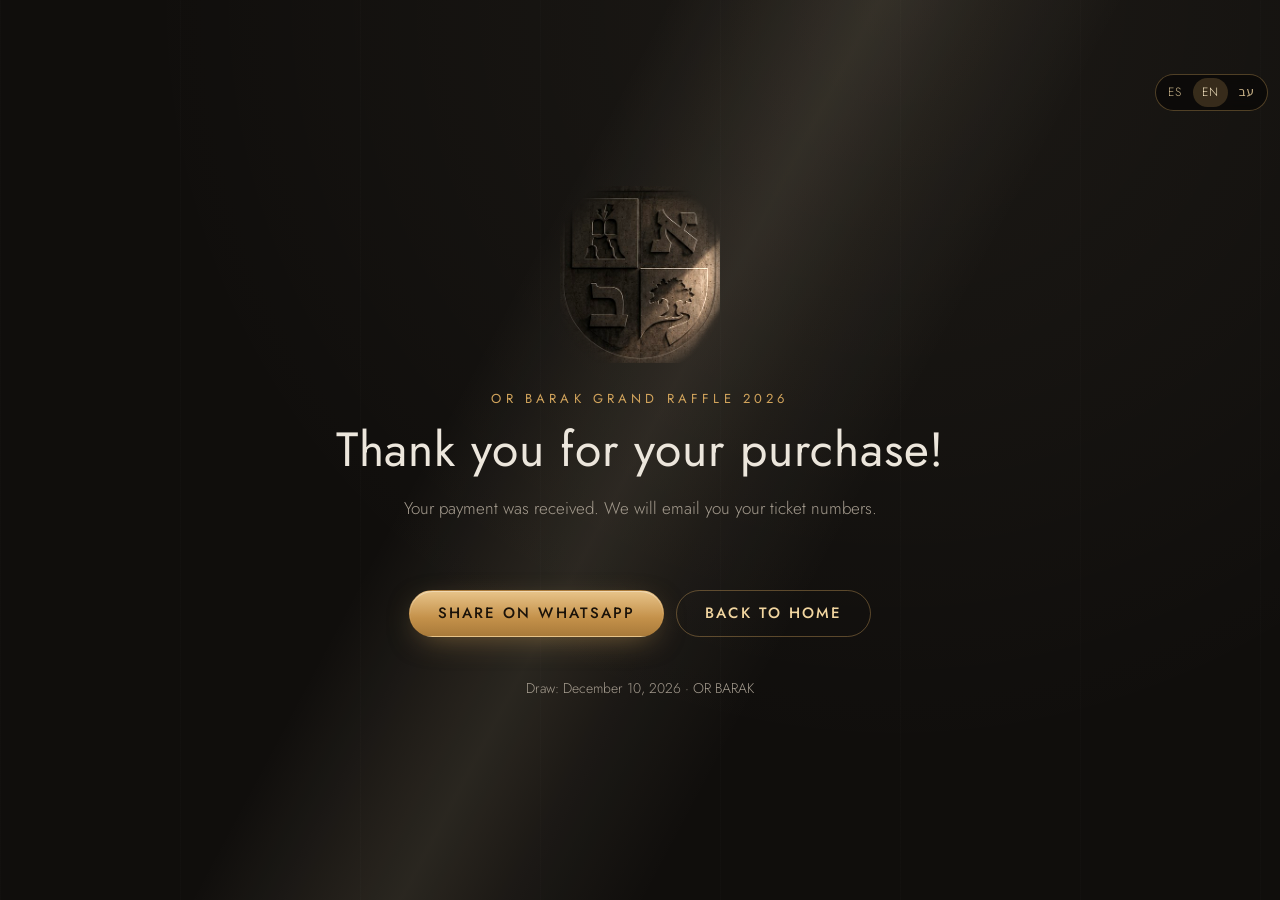
<file: gracias.html>
<!doctype html>
<html lang="es">
<head>
<meta charset="utf-8">
<meta name="viewport" content="width=device-width, initial-scale=1, viewport-fit=cover">
<title>¡Gracias! · Gran Rifa Or Barak 2026</title>
<meta name="robots" content="noindex">
<meta name="theme-color" content="#0a0908">
<link rel="icon" href="assets/escudo-sm.jpg">
<link rel="preconnect" href="https://fonts.googleapis.com">
<link rel="preconnect" href="https://fonts.gstatic.com" crossorigin>
<link href="https://fonts.googleapis.com/css2?family=Jost:wght@300;400;500;600&display=swap" rel="stylesheet">
<link rel="stylesheet" href="styles.css">
<style>
  .thanks{min-height:100vh;display:flex;align-items:center;justify-content:center;padding:60px 20px;text-align:center}
  .thanks-in{max-width:720px;width:100%}
  .thanks .shield{max-width:160px;margin:0 auto 26px}
  .tickets{display:flex;flex-wrap:wrap;gap:14px;justify-content:center;margin:34px 0}
  .tk{position:relative;min-width:150px;padding:20px 26px 18px;border:1px solid var(--line);border-radius:12px;background:linear-gradient(180deg,rgba(210,164,92,.12),rgba(210,164,92,.03));animation:fadeUp .8s var(--ease) both}
  .tk::before,.tk::after{content:"";position:absolute;top:50%;width:18px;height:18px;border-radius:50%;background:var(--bg2);border:1px solid var(--line);transform:translateY(-50%)}
  .tk::before{left:-10px;clip-path:inset(0 0 0 50%)} .tk::after{right:-10px;clip-path:inset(0 50% 0 0)}
  .tk small{display:block;font-size:11px;letter-spacing:.3em;color:var(--muted);text-transform:uppercase}
  .tk b{display:block;font-size:40px;font-weight:400;letter-spacing:.08em;color:var(--gold-hi);font-variant-numeric:tabular-nums}
  .spinner{width:38px;height:38px;border:2px solid var(--line-soft);border-top-color:var(--gold);border-radius:50%;margin:30px auto;animation:spin 1s linear infinite}
  @keyframes spin{to{transform:rotate(360deg)}}
  .actions{display:flex;flex-wrap:wrap;gap:12px;justify-content:center;margin-top:10px}
</style>
</head>
<body>
<section class="thanks hero">
  <div class="beam" aria-hidden="true"></div>
  <div class="thanks-in">
    <img class="shield" src="assets/escudo.jpg" alt="Escudo de Or Barak">
    <p class="eyebrow">Gran Rifa Or Barak 2026</p>
    <h1 class="section-title" id="title">Confirmando tu pago…</h1>
    <p class="muted" id="sub">Esto toma unos segundos.</p>
    <div class="spinner" id="spin"></div>
    <div class="tickets" id="tickets"></div>
    <div class="actions" id="actions" hidden>
      <a class="btn" id="share" target="_blank" rel="noopener">Compartir por WhatsApp</a>
      <a class="btn btn-ghost" href="./">Volver al inicio</a>
    </div>
    <p class="muted small" style="margin-top:40px">Sorteo: 10 de diciembre de 2026 · OR BARAK</p>
  </div>
</section>
<script src="config.js"></script>
<script src="i18n.js"></script>
<script>
(function(){
  const C = window.RIFA, $ = (id) => document.getElementById(id);
  const T = window.T || ((s, v) => { let o = s; if (v) Object.keys(v).forEach((k) => { o = o.split('{' + k + '}').join(v[k]); }); return o; });
  const sid = new URLSearchParams(location.search).get('session_id');
  const home = location.origin + location.pathname.replace(/gracias\.html$/, '');
  $('share').href = 'https://wa.me/?text=' + encodeURIComponent(T('¡Ya tengo mi boleto de la {r}! Un solo boleto, dos ganadores: dos Mazda 2. {l}', { r: T(C.NOMBRE), l: home }));

  function done(title, sub) {
    $('spin').hidden = true; $('title').textContent = title; $('sub').textContent = sub; $('actions').hidden = false;
  }
  if (!C.API_URL || !sid) {
    return done(T('¡Gracias por tu compra!'), T('Tu pago fue recibido. Te enviaremos tus números de boleto por correo.'));
  }
  let tries = 0;
  async function poll() {
    tries++;
    try {
      const r = await (await fetch(C.API_URL + '?action=sesion&id=' + encodeURIComponent(sid))).json();
      if (r.ok && r.estado === 'pagado') {
        $('tickets').innerHTML = r.folios.map((f, i) =>
          '<div class="tk" style="animation-delay:' + (i * 0.08) + 's"><small>' + T('Boleto') + '</small><b>' + f + '</b></div>').join('');
        return done(T('¡Gracias, {n}!', { n: (r.nombre || '').split(' ')[0] }),
          T(r.folios.length > 1 ? 'Estos son tus números.' : 'Este es tu número.') + T(' También te los enviamos por correo.'));
      }
      if (r.ok && r.estado === 'pendiente' && tries < 15) return setTimeout(poll, 2500);
      if (!r.ok && tries < 4) return setTimeout(poll, 2500);
      done(T('Pago en proceso'), T('En cuanto se confirme te enviaremos tus números por correo.'));
    } catch (e) {
      if (tries < 4) return setTimeout(poll, 2500);
      done(T('¡Gracias por tu compra!'), T('Te enviaremos tus números de boleto por correo.'));
    }
  }
  poll();
})();
</script>
<!-- Cloudflare Web Analytics --><script defer src='https://static.cloudflareinsights.com/beacon.min.js' data-cf-beacon='{"token": "56f4555a49fc4941a8de00b88203edea"}'></script><!-- End Cloudflare Web Analytics -->
</body>
</html>
</file>
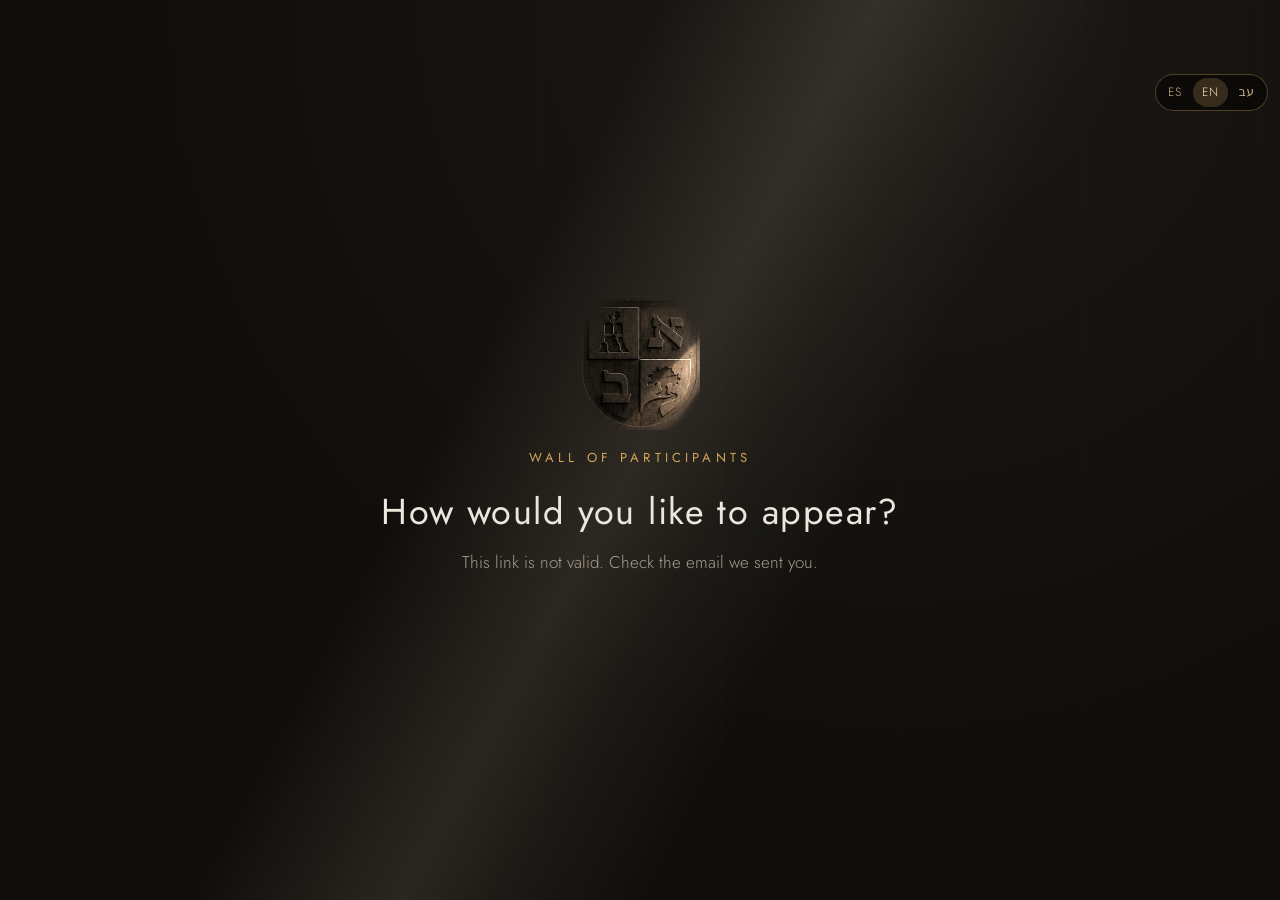
<file: muro.html>
<!doctype html>
<html lang="es">
<head>
<meta charset="utf-8">
<meta name="viewport" content="width=device-width, initial-scale=1, viewport-fit=cover">
<title>¿Cómo quieres aparecer? · Gran Rifa Or Barak 2026</title>
<meta name="robots" content="noindex">
<meta name="theme-color" content="#0a0908">
<link rel="icon" href="assets/escudo-sm.jpg">
<link rel="preconnect" href="https://fonts.googleapis.com">
<link rel="preconnect" href="https://fonts.gstatic.com" crossorigin>
<link href="https://fonts.googleapis.com/css2?family=Jost:wght@300;400;500;600&display=swap" rel="stylesheet">
<link rel="stylesheet" href="styles.css">
<style>
  .mw{min-height:100vh;display:flex;align-items:center;justify-content:center;padding:50px 18px}
  .mw-in{max-width:520px;width:100%}
  .mw .shield{max-width:120px;margin:0 auto 18px}
  .mw h1{font-weight:400;font-size:clamp(26px,6vw,36px);letter-spacing:.04em;margin:0 0 8px;text-align:center}
  .mw .lead{text-align:center;color:var(--muted);margin:0 0 26px}
  .mw .card{padding:26px 22px}
  .preview{margin:6px 0 20px;padding:16px;border:1px dashed var(--line);border-radius:12px;display:flex;gap:14px;align-items:center}
  .ok-box{text-align:center}
  .ok-box .big-check{font-size:46px;color:var(--gold);margin-bottom:6px}
</style>
</head>
<body>
<section class="mw hero">
  <div class="beam" aria-hidden="true"></div>
  <div class="mw-in">
    <img class="shield" src="assets/escudo.jpg" alt="Escudo de Or Barak">
    <p class="eyebrow center">Muro de participantes</p>
    <h1>¿Cómo quieres aparecer?</h1>
    <p class="lead" id="lead">Cargando…</p>

    <form class="card" id="f" hidden novalidate>
      <div class="field">
        <label>Aparecer en el muro</label>
        <div class="seg" role="radiogroup">
          <label><input type="radio" name="modo" value="nombre" checked><span>Con mi nombre</span></label>
          <label><input type="radio" name="modo" value="anonimo"><span>Anónimo</span></label>
          <label><input type="radio" name="modo" value="otro"><span>A nombre de…</span></label>
        </div>
        <input id="aNombre" maxlength="60" placeholder="Nombre de la persona o familia" hidden>
      </div>
      <div class="field">
        <label for="dedTipo">Dedicatoria <span class="opt">(opcional)</span></label>
        <select id="dedTipo">
          <option value="">Sin dedicatoria</option>
          <option>Leilui Nishmat</option>
          <option>Refuá Shelemá</option>
          <option>Hatzlajá</option>
          <option>Zivug Hagún</option>
          <option>En honor de</option>
          <option value="Otra">Otra…</option>
        </select>
        <input id="dedTexto" maxlength="90" placeholder="Ej. Moshe ben Sara" hidden>
      </div>
      <p class="label" style="margin-top:6px">Así se verá</p>
      <div class="preview wall-card" id="prev"></div>
      <button class="btn btn-block" id="save" type="submit">Guardar</button>
      <p class="form-msg" id="msg"></p>
    </form>

    <div class="card ok-box" id="ok" hidden>
      <div class="big-check">✓</div>
      <h2 class="card-title">¡Listo, gracias!</h2>
      <p class="muted" id="okTxt"></p>
      <a class="btn" href="./#muro" style="margin-top:12px">Ver el muro</a>
    </div>
  </div>
</section>
<script src="config.js"></script>
<script src="i18n.js"></script>
<script>
(function () {
  const C = window.RIFA, $ = (id) => document.getElementById(id);
  const T = window.T || ((s, v) => { let o = s; if (v) Object.keys(v).forEach((k) => { o = o.split('{' + k + '}').join(v[k]); }); return o; });
  const q = new URLSearchParams(location.search);
  const f = q.get('f'), t = q.get('t');
  let nombre = '', pagado = false;
  const api = (op, extra) => fetch(C.API_URL + '?' + new URLSearchParams(Object.assign({ accion: 'web', op: op, f: f, t: t }, extra || {}))).then((r) => r.json());
  const modo = () => (document.querySelector('input[name=modo]:checked') || {}).value || 'nombre';

  function preview() {
    const m = modo();
    const shown = m === 'anonimo' ? T('Anónimo') : (m === 'otro' ? ($('aNombre').value.trim() || T('Nombre de la persona')) : nombre);
    const prev = $('prev'); prev.innerHTML = '';
    const av = document.createElement('div'); av.className = 'wall-av' + (m === 'anonimo' ? ' anon' : '');
    av.textContent = m === 'anonimo' ? '✦' : shown.split(/\s+/).filter(Boolean).slice(0, 2).map((w) => w[0]).join('').toUpperCase();
    const body = document.createElement('div');
    const nm = document.createElement('p'); nm.className = 'wall-name'; nm.textContent = shown; body.appendChild(nm);
    const tipo = $('dedTipo').value, txt = $('dedTexto').value.trim();
    if (tipo) {
      const dd = document.createElement('p'); dd.className = 'wall-ded';
      if (tipo === 'Otra') dd.textContent = txt || T('Tu dedicatoria');
      else { const b = document.createElement('b'); b.textContent = T(tipo) + ' '; dd.appendChild(b); dd.appendChild(document.createTextNode(txt || '…')); }
      body.appendChild(dd);
    }
    prev.appendChild(av); prev.appendChild(body);
  }

  document.querySelectorAll('input[name=modo]').forEach((r) => r.addEventListener('change', () => { $('aNombre').hidden = modo() !== 'otro'; preview(); }));
  $('dedTipo').addEventListener('change', () => { $('dedTexto').hidden = !$('dedTipo').value; preview(); });
  $('aNombre').addEventListener('input', preview);
  $('dedTexto').addEventListener('input', preview);

  if (!f || !t) { $('lead').textContent = T('Este link no es válido. Revisa el correo que te enviamos.'); return; }
  api('muroinfo').then((r) => {
    if (!r.ok) { $('lead').textContent = r.error || T('Este link no es válido.'); return; }
    nombre = r.nombre || ''; pagado = r.pagado;
    $('lead').textContent = T('Boleto {f}', { f: String(r.folio).padStart(4, '0') }) + (nombre ? ' · ' + nombre : '');
    if (r.actual) {
      const rb = document.querySelector('input[name=modo][value="' + r.actual.modo + '"]'); if (rb) rb.checked = true;
      $('aNombre').value = r.actual.aNombre || ''; $('aNombre').hidden = r.actual.modo !== 'otro';
      $('dedTipo').value = r.actual.dedTipo || ''; $('dedTexto').value = r.actual.dedTexto || ''; $('dedTexto').hidden = !r.actual.dedTipo;
    }
    $('f').hidden = false; preview();
  }).catch(() => { $('lead').textContent = T('No pudimos cargar tu boleto. Intenta de nuevo en un momento.'); });

  $('f').addEventListener('submit', (e) => {
    e.preventDefault();
    const m = modo(), aN = $('aNombre').value.trim(), tipo = $('dedTipo').value, txt = $('dedTexto').value.trim();
    if (m === 'otro' && aN.length < 2) { $('msg').textContent = T('Escribe a nombre de quién quieres aparecer.'); return; }
    if (tipo && txt.length < 2) { $('msg').textContent = T('Completa la dedicatoria (por ejemplo, el nombre).'); return; }
    $('save').disabled = true; $('save').textContent = T('Guardando…'); $('msg').textContent = '';
    api('muroguardar', { modo: m, aNombre: aN, dedTipo: tipo, dedTexto: txt }).then((r) => {
      if (!r.ok) throw new Error(r.error);
      $('f').hidden = true; $('ok').hidden = false;
      $('okTxt').textContent = T(r.pagado ? 'Ya apareces en el muro de participantes.' : 'Aparecerás en el muro en cuanto tu boleto quede liquidado.');
    }).catch((err) => { $('msg').textContent = (err && err.message) || T('No se pudo guardar. Intenta de nuevo.'); $('save').disabled = false; $('save').textContent = T('Guardar'); });
  });
})();
</script>
<!-- Cloudflare Web Analytics --><script defer src='https://static.cloudflareinsights.com/beacon.min.js' data-cf-beacon='{"token": "56f4555a49fc4941a8de00b88203edea"}'></script><!-- End Cloudflare Web Analytics -->
</body>
</html>
</file>
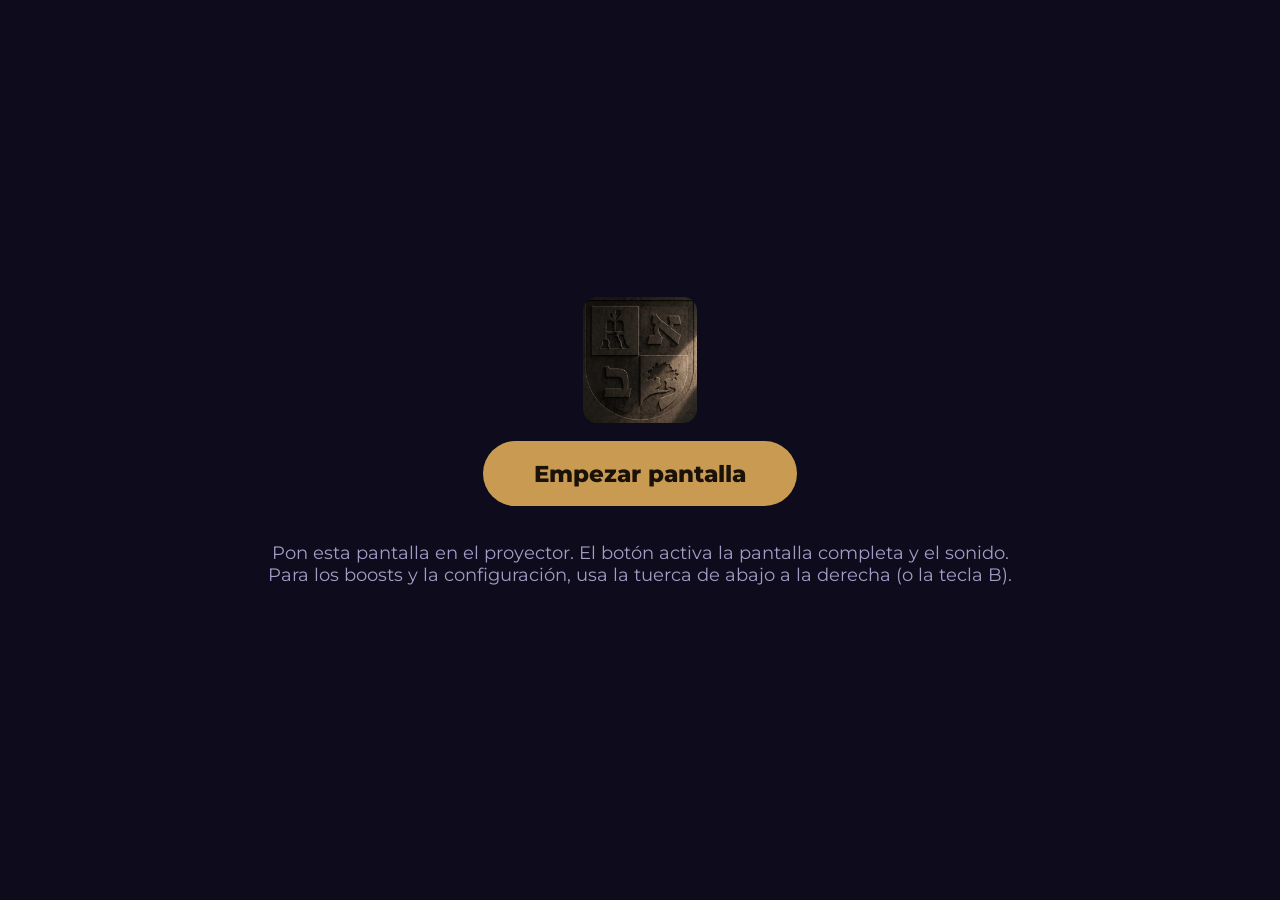
<file: pantalla.html>
<!doctype html>
<html lang="es">
<head>
<meta charset="utf-8">
<meta name="viewport" content="width=device-width, initial-scale=1">
<meta name="robots" content="noindex">
<title>Pantalla del evento · Gran Rifa Or Barak 2026</title>
<link rel="icon" href="assets/escudo-sm.jpg">
<link rel="preconnect" href="https://fonts.googleapis.com">
<link rel="preconnect" href="https://fonts.gstatic.com" crossorigin>
<link href="https://fonts.googleapis.com/css2?family=Oswald:wght@500;600;700&family=Montserrat:wght@500;600;700;800&display=swap" rel="stylesheet">
<style>
:root{
  --bg:#0d0b1c; --panel:#17143a; --line:#2c2760; --navy:#29235C;
  --gold:#C99B52; --gold2:#f1cf8c; --txt:#f4efe6; --mut:#a49cc4; --hot:#ff5a3c;
  --boost:#ffb800;
}
*{box-sizing:border-box}
html,body{margin:0;height:100%;background:var(--bg);color:var(--txt);font-family:Montserrat,Arial,sans-serif;overflow:hidden}
.wrap{height:100vh;display:grid;grid-template-rows:auto auto 1fr;gap:1.6vh;padding:2.2vh 2.4vw}
/* barra superior */
.top{display:flex;align-items:center;justify-content:space-between;gap:2vw}
.brand{display:flex;align-items:center;gap:1.2vw}
.brand img{height:6vh;border-radius:8px}
.brand b{display:block;font-family:Oswald,sans-serif;font-size:3.2vh;letter-spacing:.35vh;color:var(--gold2)}
.brand span{font-size:1.8vh;letter-spacing:.5vh;color:var(--mut)}
.live{display:flex;align-items:center;gap:1vw;font-weight:700;font-size:2.2vh;letter-spacing:.3vh}
.dot{width:1.6vh;height:1.6vh;border-radius:50%;background:var(--hot);box-shadow:0 0 0 0 rgba(255,90,60,.7);animation:pulse 1.6s infinite}
@keyframes pulse{0%{box-shadow:0 0 0 0 rgba(255,90,60,.7)}70%{box-shadow:0 0 0 1.6vh rgba(255,90,60,0)}100%{box-shadow:0 0 0 0 rgba(255,90,60,0)}}
.clock{font-family:Oswald,sans-serif;font-size:4vh;color:var(--txt);min-width:12vw;text-align:right}
/* boost */
.boost{display:none;align-items:center;gap:2.4vw;border-radius:18px;padding:1.6vh 2vw;
  background:linear-gradient(90deg,#ff7a00,#ffb800,#ff7a00);background-size:200% 100%;animation:slide 3s linear infinite;color:#1b0f00}
.boost.on{display:flex}
@keyframes slide{to{background-position:200% 0}}
.boost .bolt{font-size:7vh;animation:shake .6s infinite}
@keyframes shake{0%,100%{transform:rotate(-8deg)}50%{transform:rotate(8deg) scale(1.08)}}
.boost .bt{flex:1}
.boost .bt b{display:block;font-family:Oswald,sans-serif;font-size:5.4vh;line-height:1;text-transform:uppercase}
.boost .bt span{font-size:2.6vh;font-weight:700}
.boost .cd{font-family:Oswald,sans-serif;font-size:9vh;font-weight:700;line-height:1;font-variant-numeric:tabular-nums}
.boost.urgent .cd{color:#8a0000;animation:blink .5s infinite}
@keyframes blink{50%{opacity:.35}}
/* cuerpo */
.main{display:grid;grid-template-columns:1.25fr 1fr;gap:2vw;min-height:0}
.card{background:var(--panel);border:1px solid var(--line);border-radius:20px;padding:2.4vh 2vw;min-height:0;display:flex;flex-direction:column}
.lbl{font-size:1.9vh;letter-spacing:.55vh;color:var(--gold);font-weight:700;text-transform:uppercase}
.big{display:flex;align-items:flex-end;gap:1.4vw;margin:.6vh 0 1.4vh}
.big .n{font-family:Oswald,sans-serif;font-size:21vh;line-height:.9;color:var(--txt);font-variant-numeric:tabular-nums}
.big .n.bump{animation:bump .8s}
@keyframes bump{30%{transform:scale(1.12);color:var(--gold2)}}
.big .u{font-size:3.2vh;font-weight:700;color:var(--mut);padding-bottom:2vh}
.goal{position:relative;height:6.4vh;border-radius:999px;background:#0b0920;border:1px solid var(--line);overflow:hidden}
.goal .fill{position:absolute;inset:0 auto 0 0;width:0;border-radius:999px;background:linear-gradient(90deg,var(--gold),var(--gold2));transition:width 1.2s cubic-bezier(.2,.8,.2,1)}
.goal .fill::after{content:"";position:absolute;inset:0;background:linear-gradient(90deg,transparent,rgba(255,255,255,.45),transparent);animation:shine 2.4s infinite}
@keyframes shine{from{transform:translateX(-100%)}to{transform:translateX(100%)}}
.goal .gtxt{position:absolute;inset:0;display:flex;align-items:center;justify-content:space-between;padding:0 1.6vw;font-weight:800;font-size:2.4vh;color:#fff;text-shadow:0 1px 3px rgba(0,0,0,.6)}
.goalnote{margin:1vh 0 2vh;font-size:2.3vh;color:var(--mut);font-weight:600}
.goalnote b{color:var(--gold2)}
/* Aviso de por qué la pantalla no muestra ventas. Sin esto, una pantalla
   que está filtrando se ve idéntica a una pantalla descompuesta. */
.aviso{margin:0 0 2vh;padding:1.4vh 1.6vh;border-radius:1vh;font-size:2vh;
  line-height:1.45;font-weight:600;background:rgba(201,155,82,.12);
  border:1px solid rgba(201,155,82,.45);color:var(--gold2)}
.aviso b{color:#fff}
.aviso[hidden]{display:none}
.prueba{position:fixed;top:1.2vh;left:50%;transform:translateX(-50%);z-index:26;
  background:var(--hot,#ff7a00);color:#111;font-weight:800;font-size:1.7vh;
  padding:.5vh 1.4vh;border-radius:99px;letter-spacing:.08em}
.feed{flex:1;min-height:0;display:flex;flex-direction:column;gap:1vh;overflow:hidden}
.sale{display:flex;align-items:center;gap:1.2vw;padding:1.1vh 1.2vw;border-radius:14px;background:#1e1a48;animation:in .6s}
@keyframes in{from{opacity:0;transform:translateY(-1.5vh)}}
.sale .fo{font-family:Oswald,sans-serif;font-size:3vh;color:var(--gold2);min-width:6vw}
.sale .who{flex:1;font-size:2.4vh;font-weight:700;white-space:nowrap;overflow:hidden;text-overflow:ellipsis}
.sale .who small{display:block;font-size:1.8vh;color:var(--mut);font-weight:600}
.sale .ago{font-size:1.8vh;color:var(--mut)}
.sale .bz{font-size:1.6vh;font-weight:800;background:var(--boost);color:#1b0f00;padding:.3vh .7vw;border-radius:999px}
/* ranking */
.rank{flex:1;min-height:0;display:flex;flex-direction:column;gap:.9vh;margin-top:1.2vh}
.row{display:grid;grid-template-columns:5vh 1fr auto;align-items:center;gap:1vw;padding:1vh 1vw;border-radius:14px;background:#1e1a48;transition:transform .5s}
.row.p1{background:linear-gradient(90deg,#4a3a12,#1e1a48);border:1px solid var(--gold)}
.row .pos{font-family:Oswald,sans-serif;font-size:3.2vh;color:var(--mut);text-align:center}
.row.p1 .pos{color:var(--gold2)}
.row .nm{font-size:2.6vh;font-weight:800;white-space:nowrap;overflow:hidden;text-overflow:ellipsis}
.row .nx{font-size:1.75vh;color:var(--mut);font-weight:600}
.row .nx b{color:var(--gold2)}
.row .ct{font-family:Oswald,sans-serif;font-size:4.4vh;color:var(--gold2);min-width:5vw;text-align:right}
.empty{color:var(--mut);font-size:2.4vh;padding:2vh 0}
.boosting .rankcard{border-color:var(--boost);box-shadow:0 0 4vh rgba(255,184,0,.25)}
.boosting .rankcard .lbl{color:var(--boost)}
/* celebración */
.party{position:fixed;inset:0;display:none;align-items:center;justify-content:center;flex-direction:column;text-align:center;
  background:radial-gradient(circle at center,rgba(41,35,92,.96),rgba(13,11,28,.98));z-index:20}
.party.on{display:flex;animation:pop .35s}
@keyframes pop{from{opacity:0;transform:scale(1.06)}}
.party .t1{font-family:Oswald,sans-serif;font-size:7vh;letter-spacing:1vh;color:var(--gold)}
.party .t2{font-family:Oswald,sans-serif;font-size:20vh;line-height:1;color:#fff;text-transform:uppercase;animation:zoom .9s}
@keyframes zoom{from{transform:scale(.3);opacity:0}60%{transform:scale(1.08)}}
.party .t3{font-size:4.4vh;font-weight:800;margin-top:2vh}
.party .t4{font-size:3vh;color:var(--gold2);font-weight:700;margin-top:1vh}
.party.boosty{background:radial-gradient(circle at center,rgba(120,60,0,.95),rgba(20,10,0,.98))}
canvas#fx{position:fixed;inset:0;pointer-events:none;z-index:21}
/* inicio y panel */
.start{position:fixed;inset:0;z-index:30;display:flex;align-items:center;justify-content:center;flex-direction:column;gap:2vh;background:var(--bg)}
.start button{font:800 2.6vh Montserrat,sans-serif;padding:2vh 4vw;border:0;border-radius:999px;background:var(--gold);color:#1a1209;cursor:pointer}
.start p{color:var(--mut);font-size:2vh;max-width:60vw;text-align:center}
.gear{position:fixed;right:1.2vw;bottom:1.4vh;z-index:25;opacity:.25;font-size:2.4vh;cursor:pointer;background:none;border:0;color:#fff}
.gear:hover{opacity:1}
.panel{position:fixed;right:1.2vw;bottom:6vh;z-index:26;width:min(420px,92vw);max-height:88vh;overflow:auto;display:none;
  background:#fff;color:#1a1a2e;border-radius:16px;padding:18px;font-size:14px;box-shadow:0 10px 40px rgba(0,0,0,.5)}
.panel.on{display:block}
.panel h3{margin:0 0 10px;font:700 16px Montserrat,sans-serif;color:var(--navy)}
.panel h4{margin:16px 0 6px;font:700 13px Montserrat,sans-serif;color:var(--navy);text-transform:uppercase;letter-spacing:1px}
.panel label{display:block;margin:8px 0 3px;font-weight:600}
.panel input[type=text],.panel input[type=number],.panel input[type=datetime-local],.panel textarea{width:100%;padding:8px;border:1px solid #ccc;border-radius:8px;font:inherit}
.panel textarea{resize:vertical;line-height:1.5}
.panel .chk{display:flex;align-items:center;gap:8px;font-weight:600;margin:8px 0}
.panel .btns{display:flex;flex-wrap:wrap;gap:8px;margin-top:10px}
.panel button{font:700 13px Montserrat,sans-serif;padding:9px 14px;border-radius:10px;border:0;cursor:pointer;background:var(--navy);color:#fff}
.panel button.alt{background:#eee;color:#222}
.panel button.go{background:#ff8a00;color:#1b0f00}
.panel .hint{color:#666;font-size:12px;margin-top:6px}
.err{position:fixed;left:1.2vw;bottom:1.4vh;z-index:25;color:var(--hot);font-size:1.6vh;display:none}
</style>
</head>
<body>
<div class="wrap" id="wrap">
  <div class="top">
    <div class="brand"><img src="assets/escudo-sm.jpg" alt=""><div><b>GRAN RIFA OR BARAK 2026</b><span>EVENTO DE VENTA</span></div></div>
    <div class="live"><span class="dot"></span>EN VIVO</div>
    <div class="clock" id="clock">--:--</div>
  </div>

  <div class="boost" id="boost">
    <div class="bolt">⚡</div>
    <div class="bt"><b id="bName">Boost</b><span id="bPrize"></span></div>
    <div class="cd" id="bCd">30:00</div>
  </div>

  <div class="main">
    <div class="card">
      <div class="lbl">Boletos vendidos hoy</div>
      <div class="big"><div class="n" id="nHoy">0</div><div class="u">boletos</div></div>
      <div class="goal"><div class="fill" id="gFill"></div><div class="gtxt"><span id="gLeft">0</span><span>🍽️ <span id="gMeta">150</span></span></div></div>
      <div class="goalnote" id="gNote"></div>
      <div class="aviso" id="aviso" hidden></div>
      <div class="lbl" style="margin-bottom:1vh">Últimas ventas</div>
      <div class="feed" id="feed"><div class="empty">Aquí van a ir apareciendo las ventas.</div></div>
    </div>
    <div class="card rankcard">
      <div class="lbl" id="rTitle">Ranking de vendedores</div>
      <div class="rank" id="rank"><div class="empty">Todavía nadie vende. ¿Quién va a ser el primero?</div></div>
    </div>
  </div>
</div>

<div class="party" id="party"><div class="t1" id="pT1">¡BOLETO VENDIDO!</div><div class="t2" id="pT2">Nombre</div><div class="t3" id="pT3"></div><div class="t4" id="pT4"></div></div>
<canvas id="fx"></canvas>

<div class="start" id="start">
  <img src="assets/escudo-sm.jpg" alt="" style="height:14vh;border-radius:14px">
  <button id="go">Empezar pantalla</button>
  <p>Pon esta pantalla en el proyector. El botón activa la pantalla completa y el sonido. Para los boosts y la configuración, usa la tuerca de abajo a la derecha (o la tecla B).</p>
</div>

<button class="gear" id="gear" title="Configuración (B)">⚙️</button>
<div class="panel" id="panel">
  <h3>Control de la pantalla</h3>
  <h4>⚡ Boost</h4>
  <label for="iBName">Nombre del reto</label>
  <input type="text" id="iBName" value="El que más venda en esta media hora">
  <label for="iBPrize">Premio</label>
  <input type="text" id="iBPrize" value="$500 en Amazon">
  <label for="iBMin">Minutos</label>
  <input type="number" id="iBMin" value="30" min="1" max="180">
  <div class="btns"><button class="go" id="bStart">Arrancar boost</button><button class="alt" id="bStop">Terminar boost</button></div>
  <div class="hint">Durante el boost el ranking muestra solo las ventas de esa media hora. Al terminar sale el ganador en grande.</div>

  <h4>Evento</h4>
  <label for="iStart">Cuentan las ventas desde</label>
  <input type="datetime-local" id="iStart">
  <label for="iMeta">Meta de todos</label>
  <input type="number" id="iMeta" value="150" min="1">
  <label class="chk"><input type="checkbox" id="iSnd" checked> Sonido</label>

  <h4>Ranking de premios</h4>
  <label for="iAlum">Alumnos y exalumnos que compiten — un nombre por renglón</label>
  <textarea id="iAlum" rows="7" placeholder="Yosef Jaim Zonana&#10;David Lombroso&#10;…"></textarea>
  <div class="btns"><button class="alt" id="bTodos">Poner a todos los que han vendido</button></div>
  <div class="hint"><b>Lo normal es no tocar esto:</b> la lista sale de la columna <b>Alumno</b> de la hoja COMPRADORES, y lo que haya ahí le gana a lo que escribas aquí. Esta caja es sólo para salir del paso en esta computadora si la hoja no está a la mano.<br><br>Todas las ventas del día suman para la meta y salen en "Últimas ventas", sea de quien sea. El ranking y los premios son sólo para los alumnos, y cuentan todo lo que llevan vendido, no sólo lo de hoy.</div>

  <div class="btns"><button id="bSave">Guardar</button><button class="alt" id="bTest">Probar celebración</button><button class="alt" id="bFull">Pantalla completa</button></div>
  <div class="hint">La pantalla se actualiza sola cada 15 segundos. Lo que configures aquí se queda guardado en esta computadora.</div>
</div>
<div class="err" id="err">Sin conexión con la hoja… reintentando</div>

<script src="config.js"></script>
<script>
(function () {
  const C = window.RIFA || {};
  const $ = (id) => document.getElementById(id);
  const METAS = [[5, '🎧', 'AirPods 4'], [10, '🚁', 'Dron DJI'], [15, '🎮', 'Xbox Series S'], [20, '🕹️', 'PS5 / Switch 2'], [50, '📱', 'iPhone Duo / Fold8']];
  const DEF = { inicio: '2026-11-26T11:00', meta: 150, sinAdm: true, sonido: true, boost: null, boostNombre: 'El que más venda en esta media hora', boostPremio: '$500 en Amazon', boostMin: 30 };
  let S = Object.assign({}, DEF);
  try { Object.assign(S, JSON.parse(localStorage.getItem('pantalla_rifa') || '{}')); } catch (e) {}
  const q = new URLSearchParams(location.search);
  // ?desde=2026-11-24T00:00 sirve para ensayar la pantalla antes del evento
  // sin tocar la configuración guardada. Se marca en grande para que el día
  // del evento nadie confunda un ensayo con la pantalla de verdad.
  const esPrueba = !!q.get('desde');
  if (esPrueba) S.inicio = q.get('desde');
  const guardar = () => { try { localStorage.setItem('pantalla_rifa', JSON.stringify(S)); } catch (e) {} };

  let ventas = [], vistos = null, cola = [], mostrando = false, boostCerrado = null;

  /* ---------- sonido (sin archivos) ---------- */
  let AC = null;
  function tono(f, t0, dur, vol, tipo) {
    const o = AC.createOscillator(), g = AC.createGain();
    o.type = tipo || 'sine'; o.frequency.value = f;
    g.gain.setValueAtTime(0, AC.currentTime + t0);
    g.gain.linearRampToValueAtTime(vol, AC.currentTime + t0 + 0.01);
    g.gain.exponentialRampToValueAtTime(0.0001, AC.currentTime + t0 + dur);
    o.connect(g); g.connect(AC.destination); o.start(AC.currentTime + t0); o.stop(AC.currentTime + t0 + dur + 0.05);
  }
  function campana(fuerte) {
    if (!S.sonido || !AC) return;
    [[1046.5, 0], [1318.5, 0.12], [1568, 0.24], [2093, 0.36]].forEach(([f, t]) => { tono(f, t, 1.4, 0.18); tono(f * 2.01, t, 0.6, 0.05); });
    if (fuerte) [[523.25, 0.6], [659.25, 0.72], [783.99, 0.84], [1046.5, 0.96]].forEach(([f, t]) => tono(f, t, 0.5, 0.16, 'triangle'));
  }
  function sirena() {
    if (!S.sonido || !AC) return;
    for (let i = 0; i < 4; i++) { tono(880, i * 0.32, 0.16, 0.2, 'square'); tono(1175, i * 0.32 + 0.16, 0.16, 0.2, 'square'); }
  }

  /* ---------- confeti ---------- */
  const cv = $('fx'), cx = cv.getContext('2d'); let piezas = [], anim = null;
  function confeti(n, colores) {
    cv.width = innerWidth; cv.height = innerHeight;
    for (let i = 0; i < n; i++) piezas.push({ x: Math.random() * cv.width, y: -20 - Math.random() * cv.height * 0.5, vx: (Math.random() - 0.5) * 4, vy: 3 + Math.random() * 5, r: Math.random() * 6.28, vr: (Math.random() - 0.5) * 0.3, w: 8 + Math.random() * 10, h: 6 + Math.random() * 8, c: colores[i % colores.length] });
    if (!anim) anim = requestAnimationFrame(paso);
  }
  function paso() {
    cx.clearRect(0, 0, cv.width, cv.height);
    piezas.forEach((p) => { p.x += p.vx; p.y += p.vy; p.r += p.vr; cx.save(); cx.translate(p.x, p.y); cx.rotate(p.r); cx.fillStyle = p.c; cx.fillRect(-p.w / 2, -p.h / 2, p.w, p.h); cx.restore(); });
    piezas = piezas.filter((p) => p.y < cv.height + 30);
    anim = piezas.length ? requestAnimationFrame(paso) : (cx.clearRect(0, 0, cv.width, cv.height), null);
  }

  /* ---------- utilidades ---------- */
  const inicioMs = () => new Date(S.inicio).getTime() || 0;

  // DOS PREGUNTAS DISTINTAS, QUE ANTES ERAN UNA SOLA
  //
  // 1) ¿Suma para la meta del día y sale en "Últimas ventas"?
  //    Todo lo que se venda ese día, de quien sea — incluida la dirección.
  //    Antes se excluía al administrador y por eso los boletos de Jonathan
  //    no aparecían ni contaban.
  const cuenta = (v) => v.t >= inicioMs();

  // 2) ¿Compite por los premios del vendedor?
  //    Sólo alumnos y exalumnos de Or Barak. La lista vive en config.js para
  //    que valga en cualquier computadora donde se abra la pantalla; el panel
  //    (tecla B) la puede ajustar en el momento, sólo en esa computadora.
  const norm = (s) => String(s || '').normalize('NFD').replace(/[̀-ͯ]/g, '')
    .replace(/\s+/g, ' ').trim().toLowerCase();
  // De dónde sale la lista, en este orden:
  //   1. La hoja (columna Alumno de COMPRADORES). Es la buena: una sola
  //      verdad, la mantiene Sara y vale en cualquier computadora.
  //   2. Lo que se haya escrito en el panel de ESTA computadora.
  //   3. config.js, por si algún día se quiere fijar desde el repo.
  let alumnosHoja = null;
  function listaAlumnos() {
    const de = (alumnosHoja && alumnosHoja.length) ? alumnosHoja
             : (S.alumnos && S.alumnos.length) ? S.alumnos
             : (C.ALUMNOS || []);
    return de.map(norm).filter(Boolean);
  }

  async function cargarAlumnos() {
    try {
      const r = await (await fetch(C.API_URL + '?accion=web&op=alumnos&_=' + Date.now())).json();
      if (r && r.ok && Array.isArray(r.alumnos)) alumnosHoja = r.alumnos;
    } catch (e) { /* sin lista, manda el respaldo */ }
  }
  function compite(v) {
    const l = listaAlumnos();
    // Sin lista, el respaldo es "todos menos el administrador": más vale un
    // ranking de más que un ranking vacío a media proyección.
    return l.length ? l.indexOf(norm(v.v)) >= 0 : !v.adm;
  }
  const enBoost = (v) => S.boost && v.t >= S.boost.ini && v.t <= S.boost.fin;
  const esc = (s) => String(s || '').replace(/[&<>"]/g, (c) => ({ '&': '&amp;', '<': '&lt;', '>': '&gt;', '"': '&quot;' }[c]));
  function hace(t) { const m = Math.max(0, Math.round((Date.now() - t) / 60000)); return m < 1 ? 'ahorita' : m < 60 ? 'hace ' + m + ' min' : 'hace ' + Math.round(m / 60) + ' h'; }
  function siguiente(n) { for (const m of METAS) if (n < m[0]) return m; return null; }
  function actual(n) { let r = null; for (const m of METAS) if (n >= m[0]) r = m; return r; }
  function ranking(lista) {
    const by = {};
    lista.forEach((v) => { const k = v.v || 'Sin vendedor'; (by[k] = by[k] || { nombre: k, n: 0, ult: 0 }); by[k].n++; by[k].ult = Math.max(by[k].ult, v.t); });
    return Object.values(by).sort((a, b) => b.n - a.n || a.ult - b.ult);
  }

  /* ---------- pintar ---------- */
  // Una pantalla que filtra se ve igual que una pantalla rota: cero ventas y
  // "todavía nadie vende". Esto dice en voz alta qué está escondiendo y por
  // qué, para que nadie se quede viendo un cero creyendo que falló el enlace.
  // "11:00 a.m." ya trae punto al final en es-MX; sin esto queda "a.m..".
  const fecha = (ms, o) => new Date(ms).toLocaleString('es-MX', o).replace(/\.$/, '');

  function avisar() {
    const el = $('aviso'), ini = inicioMs(), ahora = Date.now();
    const antes = ventas.filter((v) => v.t < ini).length;
    const partes = [];

    if (ini > ahora) {
      partes.push('Esta pantalla empieza a contar el <b>' +
        fecha(ini, { weekday: 'long', day: 'numeric',
          month: 'long', hour: 'numeric', minute: '2-digit' }) + '</b>.' +
        (antes ? ' Las <b>' + antes + '</b> ventas anteriores no se muestran.' : ''));
      partes.push('Para ensayarla hoy, abre el panel con la tecla <b>B</b> y ' +
        'cambia la fecha de inicio, o entra con <b>?desde=' +
        new Date(Date.now() - 864e5).toISOString().slice(0, 10) + 'T00:00</b> al final de la liga.');
    } else if (antes) {
      partes.push('Se cuentan las ventas desde <b>' +
        fecha(ini, { day: 'numeric', month: 'long',
          hour: 'numeric', minute: '2-digit' }) + '</b>. Hay <b>' + antes +
        '</b> anteriores que no entran.');
    }
    // Que nadie proyecte el ranking sin saber que está corriendo con la
    // regla de respaldo en vez de con la lista de alumnos.
    if (!listaAlumnos().length) {
      partes.push('Falta marcar quiénes son alumnos y exalumnos: por ahora el ' +
        'ranking muestra a <b>todos menos la dirección</b>. Se marca con <b>SI</b> ' +
        'en la columna <b>Alumno</b> de la hoja COMPRADORES.');
    }

    el.hidden = !partes.length;
    el.innerHTML = partes.join('<br>');
  }

  function pintar() {
    const hoy = ventas.filter(cuenta);
    const n = hoy.length, meta = Number(S.meta) || 150;
    avisar();
    const nEl = $('nHoy'); if (nEl.textContent !== String(n)) { nEl.textContent = n; nEl.classList.remove('bump'); void nEl.offsetWidth; nEl.classList.add('bump'); }
    $('gFill').style.width = Math.min(100, Math.max(n ? 4 : 0, n / meta * 100)) + '%';
    $('gLeft').textContent = n + ' de ' + meta; $('gMeta').textContent = meta;
    $('gNote').innerHTML = n >= meta ? '¡LO LOGRAMOS! <b>Hoy nos vamos a cenar juntos.</b> 🎉' : 'Faltan <b>' + (meta - n) + ' boletos</b> para la cena de todos.';

    const feed = hoy.slice().sort((a, b) => b.t - a.t).slice(0, 7);
    $('feed').innerHTML = feed.length ? feed.map((v) => '<div class="sale"><div class="fo">#' + v.f + '</div><div class="who">' + esc(v.v) + '<small>' + (v.c ? 'le vendió a ' + esc(v.c) : 'vendió un boleto') + '</small></div>' + (enBoost(v) ? '<span class="bz">⚡ BOOST</span>' : '') + '<div class="ago">' + hace(v.t) + '</div></div>').join('') : '<div class="empty">Aquí van a ir apareciendo las ventas.</div>';

    const boostVivo = S.boost && Date.now() < S.boost.fin;
    document.body.classList.toggle('boosting', !!boostVivo);
    // El ranking y los premios van sobre TODO lo que lleva vendido cada
    // alumno, no sólo lo de hoy: quien ya vendió seis boletos la semana
    // pasada llega al evento con seis, no con cero. El boost es la única
    // excepción, porque es un reto de esa media hora.
    const premiables = ventas.filter(compite);
    const base = boostVivo ? premiables.filter(enBoost) : premiables;
    const totales = ranking(premiables);
    const r = ranking(base).slice(0, 8);
    $('rTitle').textContent = boostVivo ? '⚡ Ranking del boost' : 'Ranking de vendedores';
    $('rank').innerHTML = r.length ? r.map((x, i) => {
      const tot = (totales.find((t) => t.nombre === x.nombre) || x).n;
      const sig = siguiente(tot), act = actual(tot);
      const nota = boostVivo ? 'en el boost · ' + tot + ' en total' : sig ? 'le faltan <b>' + (sig[0] - tot) + '</b> para ' + sig[1] + ' ' + sig[2] : '¡llegó a la meta máxima! 📱';
      return '<div class="row' + (i === 0 ? ' p1' : '') + '"><div class="pos">' + (i === 0 ? '👑' : i + 1) + '</div><div><div class="nm">' + esc(x.nombre) + (act && !boostVivo ? ' ' + act[1] : '') + '</div><div class="nx">' + nota + '</div></div><div class="ct">' + x.n + '</div></div>';
    }).join('') : '<div class="empty">' + (boostVivo ? '¡Arrancó el boost! El primero que venda se pone arriba.' : 'Todavía nadie vende. ¿Quién va a ser el primero?') + '</div>';
  }

  function pintarBoost() {
    const b = S.boost, el = $('boost');
    if (!b) { el.classList.remove('on'); return; }
    const resta = b.fin - Date.now();
    if (resta <= 0) {
      el.classList.remove('on');
      if (boostCerrado !== b.ini) { boostCerrado = b.ini; cerrarBoost(b); }
      return;
    }
    el.classList.add('on'); el.classList.toggle('urgent', resta < 60000);
    $('bName').textContent = b.nombre; $('bPrize').textContent = b.premio ? 'Premio: ' + b.premio : '';
    const m = Math.floor(resta / 60000), s = Math.floor(resta / 1000) % 60;
    $('bCd').textContent = String(m).padStart(2, '0') + ':' + String(s).padStart(2, '0');
  }

  function cerrarBoost(b) {
    const r = ranking(ventas.filter(compite).filter((v) => v.t >= b.ini && v.t <= b.fin));
    const top = r[0];
    const empate = top && r[1] && r[1].n === top.n;
    cola.unshift({ tipo: 'boostFin', titulo: '⚡ GANADOR DEL BOOST', nombre: top ? (empate ? '¡Empate!' : top.nombre) : 'Nadie vendió', l3: top ? (empate ? r.filter((x) => x.n === top.n).map((x) => x.nombre).join(' y ') + ' con ' + top.n : top.n + (top.n === 1 ? ' boleto' : ' boletos') + ' en el boost') : 'El próximo boost es su oportunidad', l4: b.premio ? 'Premio: ' + b.premio : '' });
    S.boost = null; guardar(); siguienteCelebracion(); pintar();
  }

  function siguienteCelebracion() {
    if (mostrando || !cola.length) return;
    mostrando = true;
    const c = cola.shift(), p = $('party');
    p.classList.toggle('boosty', c.tipo !== 'venta');
    $('pT1').textContent = c.titulo; $('pT2').textContent = c.nombre; $('pT3').textContent = c.l3 || ''; $('pT4').textContent = c.l4 || '';
    p.classList.add('on');
    if (c.tipo === 'venta') { campana(c.boost); confeti(c.boost ? 260 : 160, ['#C99B52', '#f1cf8c', '#ffffff', '#6c63c7']); }
    else { sirena(); confeti(320, ['#ffb800', '#ff7a00', '#ffffff', '#C99B52']); }
    setTimeout(() => { p.classList.remove('on'); mostrando = false; setTimeout(siguienteCelebracion, 500); }, c.tipo === 'venta' ? 4500 : 7000);
  }

  /* ---------- datos ---------- */
  async function cargar() {
    try {
      const r = await (await fetch(C.API_URL + '?accion=web&op=pantalla&_=' + Date.now())).json();
      if (!r || !r.ok) throw new Error('sin datos');
      $('err').style.display = 'none';
      ventas = r.ventas || [];
      const nuevos = [];
      if (vistos) ventas.forEach((v) => { if (!vistos.has(v.f) && cuenta(v)) nuevos.push(v); });
      vistos = new Set(ventas.map((v) => v.f));
      pintar();
      // Toda venta del día se celebra, sea de quien sea. Pero el renglón de
      // premios sólo tiene sentido para quien compite: a la dirección no se
      // le anuncia que "se ganó unos AirPods".
      const tot = ranking(ventas.filter(compite));
      nuevos.sort((a, b) => a.t - b.t).forEach((v) => {
        const juega = compite(v);
        const n = (tot.find((t) => t.nombre === v.v) || { n: 1 }).n;
        const m = juega ? METAS.find((x) => x[0] === n) : null;
        cola.push({ tipo: 'venta', boost: enBoost(v), titulo: enBoost(v) ? '⚡ ¡VENTA EN BOOST!' : '¡BOLETO VENDIDO!', nombre: v.v, l3: 'Folio #' + v.f + (v.c ? ' · le vendió a ' + v.c : ''), l4: m ? '¡Llegó a ' + m[0] + ' boletos y se gana ' + m[2] + '! ' + m[1] : !juega ? '' : n === 1 ? '¡Su primer boleto!' : 'Lleva ' + n + ' boletos' });
      });
      siguienteCelebracion();
    } catch (e) { $('err').style.display = 'block'; }
  }

  /* ---------- panel ---------- */
  function llenarPanel() {
    $('iStart').value = S.inicio; $('iMeta').value = S.meta; $('iSnd').checked = S.sonido;
    $('iAlum').value = ((S.alumnos && S.alumnos.length) ? S.alumnos : (C.ALUMNOS || [])).join('\n');
    $('iBName').value = S.boostNombre; $('iBPrize').value = S.boostPremio; $('iBMin').value = S.boostMin;
  }
  function leerPanel() {
    S.inicio = $('iStart').value || DEF.inicio; S.meta = Number($('iMeta').value) || 150; S.sonido = $('iSnd').checked;
    S.alumnos = $('iAlum').value.split('\n').map((x) => x.trim()).filter(Boolean);
    S.boostNombre = $('iBName').value.trim() || DEF.boostNombre; S.boostPremio = $('iBPrize').value.trim(); S.boostMin = Math.max(1, Number($('iBMin').value) || 30);
  }
  const panel = $('panel');
  $('gear').onclick = () => { llenarPanel(); panel.classList.toggle('on'); };
  document.addEventListener('keydown', (e) => { if ((e.key === 'b' || e.key === 'B') && !/INPUT/.test(document.activeElement.tagName)) { llenarPanel(); panel.classList.toggle('on'); } if (e.key === 'Escape') panel.classList.remove('on'); });
  // Atajo para armar la lista: trae a todos los que ya vendieron algo, menos
  // la dirección, y de ahí se borran los que no son alumnos. Es mucho más
  // rápido que escribir veinte nombres a mano.
  $('bTodos').onclick = () => {
    const vistosN = [];
    ventas.forEach((v) => { if (!v.adm && v.v && vistosN.indexOf(v.v) < 0) vistosN.push(v.v); });
    $('iAlum').value = vistosN.sort().join('\n');
  };
  $('bSave').onclick = () => { leerPanel(); guardar(); vistos = null; cargar(); panel.classList.remove('on'); };
  $('bStart').onclick = () => {
    leerPanel();
    const ini = Date.now();
    S.boost = { ini: ini, fin: ini + S.boostMin * 60000, nombre: S.boostNombre, premio: S.boostPremio };
    guardar(); panel.classList.remove('on');
    cola.unshift({ tipo: 'boostIni', titulo: '⚡ ¡ARRANCA EL BOOST! ⚡', nombre: S.boostMin + ' MINUTOS', l3: S.boostNombre, l4: S.boostPremio ? 'Premio: ' + S.boostPremio : '' });
    siguienteCelebracion(); pintarBoost(); pintar();
  };
  $('bStop').onclick = () => { if (S.boost) { S.boost.fin = Date.now(); guardar(); pintarBoost(); } panel.classList.remove('on'); };
  $('bTest').onclick = () => { panel.classList.remove('on'); cola.push({ tipo: 'venta', boost: !!S.boost, titulo: '¡BOLETO VENDIDO!', nombre: 'Así se ve', l3: 'Folio #000 · prueba', l4: '¡Su primer boleto!' }); siguienteCelebracion(); };
  $('bFull').onclick = () => { if (!document.fullscreenElement) document.documentElement.requestFullscreen().catch(() => {}); else document.exitFullscreen(); };
  $('go').onclick = () => {
    try { AC = new (window.AudioContext || window.webkitAudioContext)(); } catch (e) {}
    document.documentElement.requestFullscreen && document.documentElement.requestFullscreen().catch(() => {});
    $('start').style.display = 'none';
  };

  if (esPrueba) {
    const b = document.createElement('div');
    b.className = 'prueba';
    b.textContent = 'ENSAYO — contando desde ' +
      new Date(S.inicio).toLocaleDateString('es-MX', { day: 'numeric', month: 'short' });
    document.body.appendChild(b);
  }

  /* ---------- relojes ---------- */
  setInterval(() => { $('clock').textContent = new Date().toLocaleTimeString('es-MX', { hour: 'numeric', minute: '2-digit' }); pintarBoost(); }, 500);
  setInterval(cargar, 15000);
  setInterval(pintar, 30000);
  // La lista de alumnos cambia poco: se lee al abrir y cada 2 minutos, no
  // cada 15 segundos como las ventas. Si se marca a alguien a media función,
  // entra solo.
  setInterval(function () { cargarAlumnos().then(pintar); }, 120000);
  cargarAlumnos().then(cargar);
  pintarBoost();
})();
</script>
</body>
</html>
</file>
<file: styles.css>
:root{
  --bg:#0a0908; --bg2:#100e0c; --bg3:#16130f;
  --text:#ece6dc; --muted:#a59c8f;
  --gold:#d2a45c; --gold-hi:#f2d6a0; --gold-lo:#a9793a;
  --line:rgba(210,164,92,.38); --line-soft:rgba(210,164,92,.16);
  --radius:14px;
  --ease:cubic-bezier(.2,.7,.2,1);
}
*{box-sizing:border-box}
[hidden]{display:none!important}
html{scroll-behavior:smooth;scroll-padding-top:80px}
body{margin:0;background:var(--bg);color:var(--text);font-family:"Jost",system-ui,sans-serif;font-weight:300;font-size:17px;line-height:1.6;-webkit-font-smoothing:antialiased;overflow-x:hidden}
img{max-width:100%;height:auto;display:block}
a{color:var(--gold-hi)}
b,strong{font-weight:500}
.wrap{max-width:1120px;margin:0 auto;padding:0 24px}
.narrow{max-width:760px}
.center{text-align:center}
.muted{color:var(--muted)}
.small{font-size:14px}
.g,.hl-gold,.gold-title{background:linear-gradient(180deg,var(--gold-hi) 0%,var(--gold) 55%,var(--gold-lo) 100%);-webkit-background-clip:text;background-clip:text;color:transparent}
.eyebrow,.label{font-size:13px;letter-spacing:.32em;text-transform:uppercase;color:var(--gold);font-weight:400;margin:0 0 14px}
.section-title{font-weight:400;font-size:clamp(30px,4.2vw,48px);line-height:1.12;letter-spacing:.02em;margin:0 0 18px}
.gold-title{font-weight:500;letter-spacing:.14em;font-size:clamp(40px,6vw,68px);line-height:1;margin:0 0 10px;filter:drop-shadow(0 0 18px rgba(210,164,92,.25))}
.rule{width:120px;height:1px;background:linear-gradient(90deg,transparent,var(--gold),transparent);margin:28px auto}

/* wall texture + light beam */
.hero,.steps,.bases{position:relative;isolation:isolate;background:
  radial-gradient(ellipse at 70% 0%,rgba(255,236,200,.05),transparent 60%),
  repeating-linear-gradient(90deg,rgba(255,255,255,.012) 0 1px,transparent 1px 180px),
  var(--bg2)}
.beam{position:absolute;inset:0;z-index:-1;pointer-events:none;
  background:linear-gradient(118deg,transparent 38%,rgba(255,232,190,.075) 46%,rgba(255,232,190,.11) 50%,rgba(255,232,190,.05) 56%,transparent 64%);
  mix-blend-mode:screen;animation:beam 14s ease-in-out infinite alternate}
.beam-2{background:linear-gradient(122deg,transparent 45%,rgba(255,232,190,.06) 55%,transparent 66%)}
.beam-3{background:linear-gradient(118deg,transparent 20%,rgba(255,232,190,.07) 30%,transparent 42%)}
@keyframes beam{from{opacity:.65;transform:translateX(-2%)}to{opacity:1;transform:translateX(2%)}}

/* buttons */
.btn{display:inline-flex;align-items:center;justify-content:center;gap:10px;padding:15px 28px;border-radius:999px;border:1px solid transparent;
  background:linear-gradient(180deg,#e8c48a,#c4914a 60%,#a97a3a);color:#1a1209;font:500 15px/1 "Jost",sans-serif;letter-spacing:.14em;text-transform:uppercase;text-decoration:none;cursor:pointer;
  box-shadow:0 8px 30px -10px rgba(210,164,92,.55),inset 0 1px 0 rgba(255,255,255,.35);transition:transform .25s var(--ease),box-shadow .25s,filter .2s}
.btn:hover{transform:translateY(-2px);box-shadow:0 14px 34px -10px rgba(210,164,92,.7),inset 0 1px 0 rgba(255,255,255,.35)}
.btn:disabled{filter:grayscale(.6) brightness(.7);cursor:wait;transform:none}
.btn-ghost{background:transparent;color:var(--gold-hi);border-color:var(--line);box-shadow:none}
.btn-ghost:hover{background:rgba(210,164,92,.08);box-shadow:none}
.btn-sm{padding:11px 18px;font-size:12.5px}
.btn-block{width:100%}
.btn .lock{width:18px;height:18px}

/* seller strip + nav */
.seller-strip{background:linear-gradient(90deg,#2a1f12,#3b2b16,#2a1f12);color:var(--gold-hi);text-align:center;font-size:14px;letter-spacing:.06em;padding:9px 16px;border-bottom:1px solid var(--line)}
.seller-x{margin-inline-start:12px;background:none;border:1px solid var(--line);color:var(--muted);border-radius:999px;font:inherit;font-size:12px;letter-spacing:.04em;padding:2px 10px;cursor:pointer}
.seller-x:hover{color:var(--gold-hi);border-color:var(--gold)}
.nav{position:sticky;top:0;z-index:50;display:flex;align-items:center;justify-content:space-between;gap:20px;padding:14px 28px;background:rgba(10,9,8,.72);backdrop-filter:blur(14px);-webkit-backdrop-filter:blur(14px);border-bottom:1px solid transparent;transition:border-color .3s}
.nav.scrolled{border-bottom-color:var(--line-soft)}
.brand{color:var(--gold);text-decoration:none;letter-spacing:.5em;font-weight:400;font-size:15px}
.nav-links{display:flex;gap:30px}
.nav-links a{color:var(--muted);text-decoration:none;font-size:13px;letter-spacing:.2em;text-transform:uppercase;transition:color .2s}
.nav-links a:hover{color:var(--gold-hi)}

/* hero */
.hero{display:grid;grid-template-columns:minmax(0,1fr) minmax(0,1.05fr);align-items:center;min-height:calc(100vh - 64px);overflow:hidden}
.hero-art{position:relative;height:100%;min-height:560px}
.hero-art img{position:absolute;inset:0;width:100%;height:100%;object-fit:cover;object-position:50% 40%;
  -webkit-mask-image:linear-gradient(90deg,#000 70%,transparent),linear-gradient(0deg,transparent,#000 14%);
  -webkit-mask-composite:source-in;mask-image:linear-gradient(90deg,#000 70%,transparent),linear-gradient(0deg,transparent,#000 14%);mask-composite:intersect;
  animation:heroIn 1.6s var(--ease) both}
@keyframes heroIn{from{opacity:0;transform:scale(1.04)}to{opacity:1;transform:none}}
.hero-copy{padding:60px 48px 70px 24px;text-align:center;animation:fadeUp 1.1s .25s var(--ease) both}
.headline{font-weight:400;font-size:clamp(30px,3.5vw,58px);line-height:1.3;letter-spacing:.12em;margin:0;color:#d9d6d1;text-shadow:0 2px 30px rgba(0,0,0,.6)}
.headline .line{display:block;white-space:nowrap}
.hl-white{color:#fff;font-weight:500}
.hl-gold{font-weight:500}
.prizes{display:flex;justify-content:center;align-items:stretch;gap:28px;margin:0 auto 34px;max-width:560px}
.prize{flex:1;display:flex;flex-direction:column;align-items:center;gap:12px}
.prize p{margin:0;font-size:15px;letter-spacing:.08em;line-height:1.55;color:#dcd6cc}
.prize b{color:var(--gold);font-weight:500}
.prize-sep{width:1px;background:linear-gradient(180deg,transparent,var(--gold),transparent)}
.ic{width:40px;height:40px;color:var(--gold);flex:none}
.hero-cta{display:flex;flex-wrap:wrap;gap:14px;justify-content:center}
@keyframes fadeUp{from{opacity:0;transform:translateY(22px)}to{opacity:1;transform:none}}

/* counter */
.counter{background:linear-gradient(180deg,var(--bg2),var(--bg));border-top:1px solid var(--line-soft);border-bottom:1px solid var(--line-soft);padding:64px 24px}
.counter-grid{max-width:1120px;margin:0 auto;display:grid;grid-template-columns:1.4fr 1fr;gap:56px;align-items:center}
.big{font-size:clamp(88px,13vw,150px);line-height:1;margin:0 0 22px;font-weight:300;letter-spacing:.02em;color:var(--gold-hi);font-variant-numeric:tabular-nums;text-shadow:0 0 40px rgba(242,214,160,.25)}
.big small{font-size:.32em;color:var(--muted);letter-spacing:.1em}
.bar{height:8px;border-radius:6px;background:rgba(255,255,255,.07);overflow:hidden;position:relative}
.bar-fill{height:100%;width:0;border-radius:6px;background:linear-gradient(90deg,var(--gold-lo),var(--gold),var(--gold-hi));box-shadow:0 0 18px rgba(242,214,160,.6);transition:width 1.6s var(--ease)}
.counter-main .muted{margin:14px 0 0;letter-spacing:.04em}
.counter-side{text-align:center;border-left:1px solid var(--line-soft);padding-left:48px}
.date{font-size:clamp(15px,1.6vw,18px);letter-spacing:.22em;margin:0;color:var(--text,#f4efe6);font-weight:400}
.year{letter-spacing:.4em;color:var(--gold);margin:4px 0 18px;font-size:13px}
.countdown{display:flex;justify-content:center;gap:12px}
.countdown div{min-width:68px;padding:12px 6px;border:1px solid var(--line-soft);border-radius:10px;background:rgba(255,255,255,.02)}
.countdown b{display:block;font-size:24px;font-weight:400;color:var(--gold-hi);font-variant-numeric:tabular-nums;line-height:1.1}
.countdown span{font-size:11px;letter-spacing:.2em;text-transform:uppercase;color:var(--muted)}

/* steps */
.steps{padding:110px 0 0;overflow:hidden}
.steps .wrap{display:grid;gap:56px;max-width:880px}
.step p{margin:0;font-size:20px;color:#ddd6cb;max-width:560px}
.cars-strip{width:100%;max-width:1200px;margin:70px auto 0;-webkit-mask-image:linear-gradient(180deg,transparent,#000 22%,#000 70%,transparent);mask-image:linear-gradient(180deg,transparent,#000 22%,#000 70%,transparent)}

/* cards & forms */
.card{background:linear-gradient(180deg,rgba(255,255,255,.035),rgba(255,255,255,.012));border:1px solid var(--line-soft);border-radius:var(--radius);padding:32px;box-shadow:0 30px 60px -30px rgba(0,0,0,.8)}
.card-title{font-weight:400;font-size:22px;letter-spacing:.06em;margin:0 0 8px;color:#fff}
.buy{padding:110px 0;background:var(--bg)}
.buy-grid{display:grid;grid-template-columns:1fr 1.05fr;gap:64px;align-items:start}
.checks{list-style:none;padding:0;margin:28px 0 0;display:grid;gap:14px}
.checks li{position:relative;padding-left:30px;color:#d8d1c6}
.checks li::before{content:"";position:absolute;left:0;top:.55em;width:14px;height:8px;border-left:1.5px solid var(--gold);border-bottom:1.5px solid var(--gold);transform:rotate(-45deg)}
.field{display:flex;flex-direction:column;gap:7px;margin-bottom:18px;min-width:0}
.field label,.field>.label-like{font-size:12px;letter-spacing:.2em;text-transform:uppercase;color:var(--muted)}
.opt{text-transform:none;letter-spacing:0;opacity:.7}
.field-row{display:grid;grid-template-columns:1fr 1fr;gap:16px}
input{font:400 16px "Jost",sans-serif;color:#fff;background:rgba(0,0,0,.35);border:1px solid rgba(255,255,255,.1);border-radius:10px;padding:13px 14px;outline:none;transition:border-color .2s,box-shadow .2s;width:100%}
input:focus{border-color:var(--gold);box-shadow:0 0 0 3px rgba(210,164,92,.15)}
input.err{border-color:#d46a5c}
.hint{font-size:13px;margin:0;min-height:1em;color:var(--muted)}
.hint.ok{color:var(--gold-hi)} .hint.bad{color:#e08a7d}
.qty{display:flex;align-items:center;border:1px solid rgba(255,255,255,.1);border-radius:10px;background:rgba(0,0,0,.35);height:50px}
.qty button{width:50px;height:100%;background:none;border:0;color:var(--gold-hi);font-size:22px;cursor:pointer}
.qty button:hover{background:rgba(210,164,92,.08)}
.qty output{flex:1;text-align:center;font-size:20px;color:#fff;font-variant-numeric:tabular-nums}
.consent{display:flex;gap:10px;align-items:flex-start;font-size:14px;color:var(--muted);margin:4px 0 20px;cursor:pointer}
.consent input{width:18px;height:18px;padding:0;margin-top:3px;accent-color:var(--gold);flex:none}
/* Selector de cantidad. Antes cada boleto exigía llenar el formulario
   completo otra vez, y hubo quien lo hizo dos veces: los que no, se perdieron
   sin dejar rastro. */
.qty{display:flex;align-items:stretch;gap:0;max-width:200px}
.qty-btn{width:52px;flex:0 0 52px;font-size:24px;line-height:1;cursor:pointer;
  background:transparent;color:var(--gold,#C99B52);border:1px solid var(--line-soft);
  border-radius:10px 0 0 10px;transition:background .15s,color .15s}
.qty-btn:last-of-type{border-radius:0 10px 10px 0}
.qty-btn:hover:not(:disabled){background:rgba(201,155,82,.14)}
.qty-btn:disabled{opacity:.3;cursor:default}
.qty input{flex:1 1 auto;min-width:0;text-align:center;border-radius:0;
  border-left:0;border-right:0;-moz-appearance:textfield;appearance:textfield}
.qty input::-webkit-outer-spin-button,.qty input::-webkit-inner-spin-button{
  -webkit-appearance:none;margin:0}

.total{display:flex;justify-content:space-between;align-items:baseline;border-top:1px solid var(--line-soft);padding:18px 0 20px}
.total span{letter-spacing:.24em;text-transform:uppercase;font-size:13px;color:var(--muted)}
.total b{font-size:30px;font-weight:400;color:#fff}
.form-msg{margin:14px 0 0;font-size:14px;color:#e08a7d;min-height:1em}
.secure{font-size:12.5px;color:var(--muted);text-align:center;margin:6px 0 0;opacity:.8}

/* sellers */
.sellers{padding:110px 0;background:linear-gradient(180deg,var(--bg),var(--bg2))}
.sellers-head{text-align:center;max-width:760px;margin:0 auto 54px}
.sellers-grid{display:grid;grid-template-columns:1fr 1fr;gap:28px}
.btn-col{display:grid;gap:12px;margin-top:22px}
.btn-row{display:flex;flex-wrap:wrap;gap:10px}
.seller-out{margin-top:6px}
.seller-name{color:var(--gold-hi);margin:0 0 10px;font-size:18px}
.seller-progress{margin-bottom:16px}
.seller-progress .muted{margin:8px 0 0}
.linkbox{font-size:14px;padding:12px 14px;border:1px dashed var(--line);border-radius:10px;margin-bottom:14px;word-break:break-all;color:#e7dfd2;background:rgba(0,0,0,.25)}
.posters{margin-top:80px}
.poster-row{display:grid;grid-template-columns:repeat(3,1fr);gap:22px;margin:18px 0 12px}
.poster-row a{display:block;border-radius:10px;overflow:hidden;border:1px solid var(--line-soft);aspect-ratio:2/3;transition:transform .35s var(--ease),border-color .3s}
.poster-row img{width:100%;height:100%;object-fit:cover;object-position:top;color:transparent;font-size:0;background:#15120e}
.poster-row a:hover{transform:translateY(-6px);border-color:var(--line)}

/* bases */
.bases{padding:110px 0;overflow:hidden}
.bases-grid{display:grid;grid-template-columns:.8fr 1.2fr;gap:64px;align-items:center}
.shield{width:100%;max-width:340px;margin:0 auto;border-radius:6px;-webkit-mask-image:radial-gradient(ellipse at center,#000 62%,transparent 80%);mask-image:radial-gradient(ellipse at center,#000 62%,transparent 80%);filter:brightness(1.25) contrast(1.05)}
.bases-list{list-style:none;padding:0;margin:26px 0 0}
.bases-list li{display:flex;gap:22px;align-items:center;padding:18px 0;border-bottom:1px solid var(--line-soft);font-size:18px;color:#ddd6cb}
.bases-list li:last-child{border-bottom:0}
.bases-list b{color:var(--gold);font-weight:500}
.text-link{display:inline-block;margin-top:18px;color:var(--gold-hi);text-decoration:none;letter-spacing:.08em}

/* faq */
.faq{padding:100px 0;background:var(--bg)}
.faq details{border-bottom:1px solid var(--line-soft);padding:6px 0}
.faq summary{cursor:pointer;list-style:none;padding:18px 36px 18px 0;font-size:19px;position:relative;color:#eee7dc}
.faq summary::-webkit-details-marker{display:none}
.faq summary::after{content:"+";position:absolute;right:4px;top:12px;font-size:26px;color:var(--gold);transition:transform .3s}
.faq details[open] summary::after{transform:rotate(45deg)}
.faq details p{margin:0 0 20px;color:var(--muted)}

/* footer */
.footer{text-align:center;padding:60px 24px 110px;border-top:1px solid var(--line-soft);background:var(--bg)}
.footer-shield{width:64px;margin:0 auto 14px;border-radius:6px;opacity:.85}
.footer-brand{letter-spacing:.6em;color:var(--gold);margin:0 0 10px}
.footer a{color:var(--muted)}

.float-cta{display:none}

/* reveal */
.reveal{opacity:0;transform:translateY(26px);transition:opacity 1s var(--ease),transform 1s var(--ease)}
.reveal.in{opacity:1;transform:none}
@media (prefers-reduced-motion:reduce){*{animation:none!important;transition:none!important}.reveal{opacity:1;transform:none}}

/* responsive */
@media (max-width:900px){
  body{font-size:16px}
  .nav{padding:12px 18px}
  .nav-links{display:none}
  .hero{grid-template-columns:1fr;min-height:0}
  .hero-art{min-height:0;height:auto}
  .hero-art img{position:relative;height:auto;object-position:50% 0;
    aspect-ratio:941/1120;-webkit-mask-image:linear-gradient(0deg,transparent,#000 16%);mask-image:linear-gradient(0deg,transparent,#000 16%)}
  .hero-copy{padding:0 18px 64px;margin-top:-30px;position:relative}
  .headline{font-size:min(7vw,44px);letter-spacing:.1em}
  .hero-cta .btn{padding:15px 20px;letter-spacing:.1em;font-size:14px}
  .prizes{gap:16px}
  .prize p{font-size:13px}
  .ic{width:34px;height:34px}
  .counter{padding:48px 20px}
  .counter-grid{grid-template-columns:1fr;gap:40px}
  .counter-side{border-left:0;padding-left:0;border-top:1px solid var(--line-soft);padding-top:36px}
  .countdown div{min-width:62px}
  .steps{padding-top:80px}
  .step p{font-size:18px}
  .buy,.sellers,.bases{padding:80px 0}
  .buy-grid,.sellers-grid,.bases-grid{grid-template-columns:1fr;gap:36px}
  .card{padding:24px 20px}
  .field-row{grid-template-columns:1fr;gap:0}
  .poster-row{grid-template-columns:repeat(3,1fr);gap:10px}
  .shield{max-width:220px}
  .bases-list li{font-size:16px;gap:16px}
  .float-cta{display:block;position:fixed;left:16px;right:16px;bottom:calc(14px + env(safe-area-inset-bottom));z-index:60;text-align:center;padding:16px;border-radius:999px;
    background:linear-gradient(180deg,#e8c48a,#c4914a 60%,#a97a3a);color:#1a1209;font-weight:500;letter-spacing:.16em;text-transform:uppercase;text-decoration:none;font-size:14px;
    box-shadow:0 10px 30px rgba(0,0,0,.6);transform:translateY(140%);transition:transform .4s var(--ease)}
  .float-cta.show{transform:none}
}

/* boleto apartado */
.folio-overlay{position:fixed;inset:0;z-index:100;display:flex;align-items:center;justify-content:center;padding:20px;background:rgba(5,4,3,.82);backdrop-filter:blur(8px);-webkit-backdrop-filter:blur(8px);opacity:0;transition:opacity .4s var(--ease)}
.folio-overlay.show{opacity:1}
.folio-card{max-width:420px;width:100%;text-align:center;padding:36px 28px;border:1px solid var(--line);border-radius:18px;background:linear-gradient(180deg,#1a1510,#0f0c09);box-shadow:0 40px 80px rgba(0,0,0,.7)}
.tk-big{position:relative;margin:10px auto 22px;padding:20px 10px;border:1px solid var(--line);border-radius:12px;background:linear-gradient(180deg,rgba(210,164,92,.14),rgba(210,164,92,.03))}
.tk-big small{display:block;font-size:11px;letter-spacing:.3em;color:var(--muted);text-transform:uppercase}
.tk-big b{display:block;font-size:56px;font-weight:400;letter-spacing:.1em;color:var(--gold-hi);font-variant-numeric:tabular-nums}
.folio-card .btn{margin-top:18px}

/* opciones de muro / dedicatoria */
.seg{display:grid;grid-template-columns:repeat(3,1fr);gap:6px;background:rgba(0,0,0,.35);border:1px solid rgba(255,255,255,.1);border-radius:10px;padding:4px}
.seg label{cursor:pointer;margin:0}
.seg input{position:absolute;opacity:0;width:0;height:0}
.seg span{display:block;text-align:center;padding:10px 6px;border-radius:7px;font-size:13.5px;letter-spacing:.02em;color:var(--muted);transition:background .2s,color .2s;text-transform:none}
.seg input:checked+span{background:linear-gradient(180deg,#e8c48a,#c4914a);color:#1a1209;font-weight:500}
.seg input:focus-visible+span{outline:2px solid var(--gold)}
#fANombre,#fDedTexto{margin-top:8px}
select{font:400 16px "Jost",sans-serif;color:#fff;background:rgba(0,0,0,.35) url("data:image/svg+xml,%3Csvg xmlns='http://www.w3.org/2000/svg' width='12' height='8'%3E%3Cpath d='M1 1l5 5 5-5' fill='none' stroke='%23d2a45c' stroke-width='1.5'/%3E%3C/svg%3E") no-repeat right 14px center;border:1px solid rgba(255,255,255,.1);border-radius:10px;padding:13px 40px 13px 14px;outline:none;width:100%;-webkit-appearance:none;appearance:none}
select:focus{border-color:var(--gold);box-shadow:0 0 0 3px rgba(210,164,92,.15)}
select option{background:#16130f;color:#fff}

/* muro de participantes */
.wall{padding:100px 0;background:linear-gradient(180deg,var(--bg),var(--bg2))}
.wall-head{max-width:720px;margin:0 auto 44px}
.wall-grid{display:grid;grid-template-columns:repeat(auto-fill,minmax(250px,1fr));gap:16px}
.wall-card{display:flex;gap:14px;align-items:flex-start;padding:18px;border:1px solid var(--line-soft);border-radius:14px;background:linear-gradient(180deg,rgba(255,255,255,.035),rgba(255,255,255,.01));animation:fadeUp .7s var(--ease) both}
.wall-av{flex:none;width:44px;height:44px;border-radius:50%;display:flex;align-items:center;justify-content:center;font-weight:500;font-size:16px;letter-spacing:.04em;color:#1a1209;background:linear-gradient(180deg,#e8c48a,#a97a3a)}
.wall-av.anon{background:#2a241c;color:var(--gold)}
.wall-name{margin:0;color:#fff;font-size:16.5px;line-height:1.35}
.wall-ded{margin:4px 0 0;font-size:14px;color:var(--gold-hi);line-height:1.4}
.wall-ded b{font-weight:500;color:var(--gold)}
.wall-time{margin:6px 0 0;font-size:12px;color:var(--muted);letter-spacing:.04em}
#wallMore{margin-top:26px}
</file>
